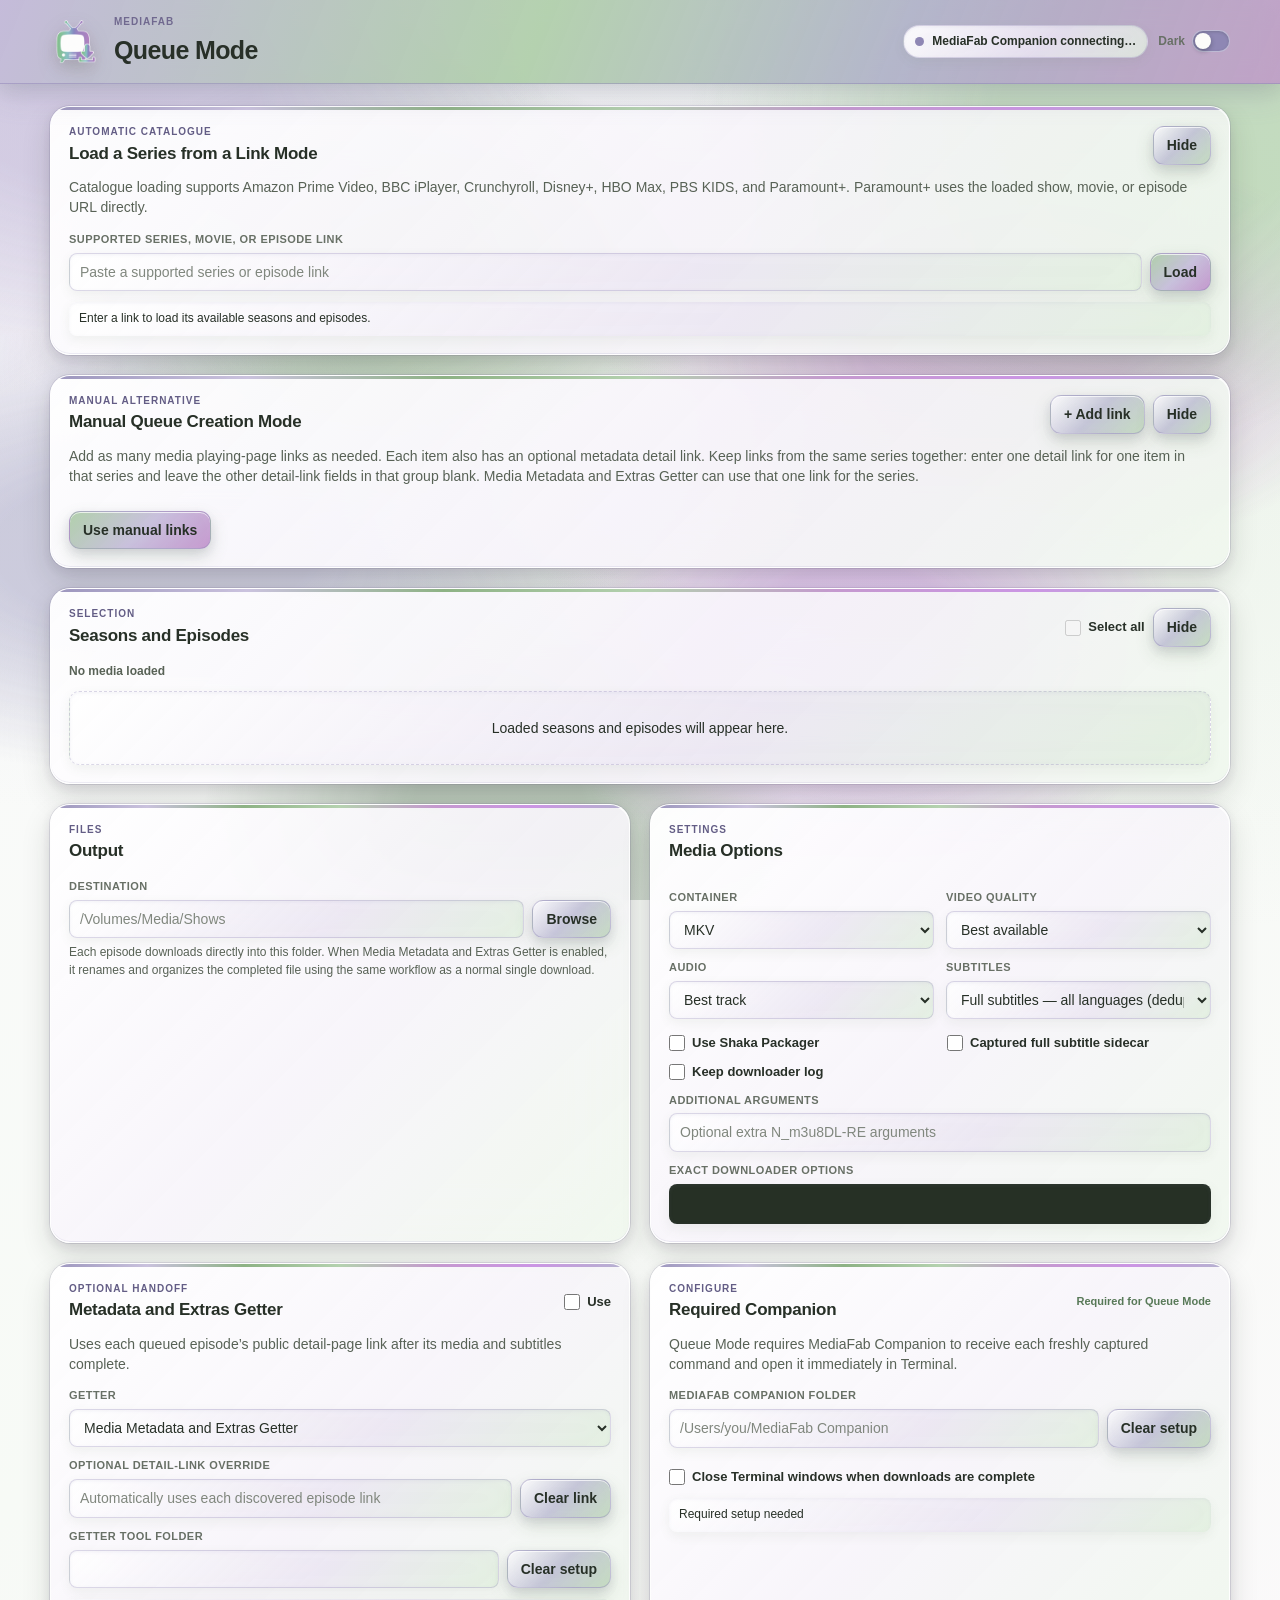
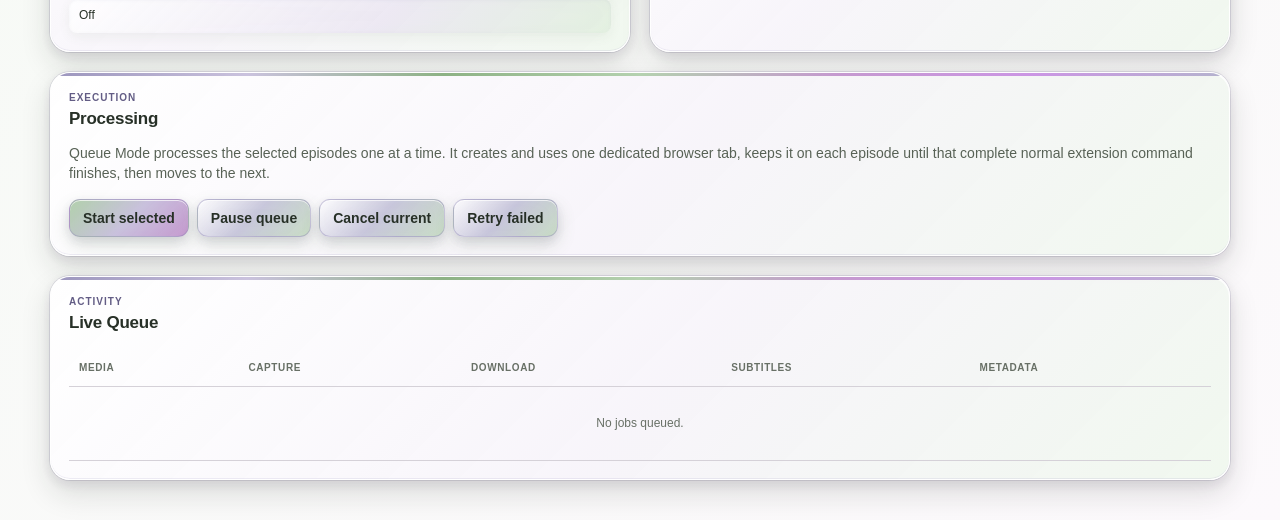
<file: multi-mode/index.html>
<!DOCTYPE html>
<html lang="en">
<head>
    <meta charset="utf-8">
    <meta name="viewport" content="width=device-width, initial-scale=1">
    <title>MediaFab Queue Mode</title>
    <link rel="icon" type="image/png" sizes="32x32" href="../images/mediafab-favicon-green-lavender-light-32.png?v=12">
    <link rel="stylesheet" href="mediafab-queue-theme.css?v=16">
    <script type="module" src="multi-mode.js" defer></script>
</head>
<body>
    <header class="page-header">
        <div class="brand">
            <img src="../images/mediafab-icon-green-lavender-light-128.png" alt="" width="52" height="52">
            <div><p class="eyebrow">MediaFab</p><h1>Queue Mode</h1></div>
        </div>
        <div class="header-actions">
            <div id="companion-status" class="connection-status is-connecting"><span></span> MediaFab Companion connecting…</div>
            <label class="theme-control" for="darkModeToggle">
                <span>Dark</span>
                <span class="switch">
                    <input type="checkbox" id="darkModeToggle">
                    <span class="slider"></span>
                </span>
            </label>
        </div>
    </header>

    <main>
        <section class="card load-card collapsible-card" data-queue-collapsible="series-link">
            <div class="section-heading">
                <div><p class="eyebrow">Automatic Catalogue</p><h2>Load a Series from a Link Mode</h2></div>
                <button type="button" class="collapse-toggle secondary" aria-expanded="true">Hide</button>
            </div>
            <div class="collapsible-content">
                <p class="section-description">Catalogue loading supports Amazon Prime Video, BBC iPlayer, Crunchyroll, Disney+, HBO Max, PBS KIDS, and Paramount+. Paramount+ uses the loaded show, movie, or episode URL directly.</p>
                <label for="source-link">Supported series, movie, or episode link</label>
                <div class="input-button-row">
                    <input id="source-link" type="url" placeholder="Paste a supported series or episode link" autocomplete="off">
                    <button id="load-link" type="button">Load</button>
                </div>
                <p id="load-status" class="status-line">Enter a link to load its available seasons and episodes.</p>
            </div>
        </section>

        <section class="card load-card collapsible-card" data-queue-collapsible="episode-links">
            <div class="section-heading">
                <div><p class="eyebrow">Manual Alternative</p><h2>Manual Queue Creation Mode</h2></div>
                <div class="section-actions">
                    <button id="add-manual-link" type="button" class="secondary">+ Add link</button>
                    <button type="button" class="collapse-toggle secondary" aria-expanded="true">Hide</button>
                </div>
            </div>
            <div class="collapsible-content">
                <p class="section-description">Add as many media playing-page links as needed. Each item also has an optional metadata detail link. Keep links from the same series together: enter one detail link for one item in that series and leave the other detail-link fields in that group blank. Media Metadata and Extras Getter can use that one link for the series.</p>
                <div id="manual-link-list" class="manual-link-list"></div>
                <button id="use-manual-links" type="button">Use manual links</button>
            </div>
        </section>

        <section class="card catalogue-card collapsible-card" data-queue-collapsible="catalogue">
            <div class="section-heading">
                <div><p class="eyebrow">Selection</p><h2>Seasons and Episodes</h2></div>
                <div class="section-actions">
                    <label class="check-control"><input id="select-all" type="checkbox" disabled> Select all</label>
                    <button type="button" class="collapse-toggle secondary" aria-expanded="true">Hide</button>
                </div>
            </div>
            <div class="collapsible-content">
                <div id="catalogue-summary" class="summary-line">No media loaded</div>
                <div id="catalogue" class="catalogue-empty">Loaded seasons and episodes will appear here.</div>
            </div>
        </section>

        <section class="card output-card">
            <div class="section-heading"><div><p class="eyebrow">Files</p><h2>Output</h2></div></div>
            <label for="destination">Destination</label>
            <div class="input-button-row">
                <input id="destination" type="text" placeholder="/Volumes/Media/Shows">
                <button id="browse-destination" type="button" class="secondary">Browse</button>
            </div>
            <p class="field-help">Each episode downloads directly into this folder. When Media Metadata and Extras Getter is enabled, it renames and organizes the completed file using the same workflow as a normal single download.</p>
        </section>

        <section class="card media-options-card" id="standard-media-options-card">
            <div class="section-heading"><div><p class="eyebrow">Settings</p><h2>Media Options</h2></div></div>
            <div class="option-grid">
                <div><label for="container">Container</label><select id="container"><option value="mkv">MKV</option><option value="mp4">MP4</option></select></div>
                <div><label for="video-mode">Video quality</label><select id="video-mode"><option value="best">Best available</option><option value="2160">Best 2160p / 3840-wide</option><option value="1080">Best 1080p / 1920-wide</option><option value="720">Best 720p / 1280-wide</option></select></div>
                <div><label for="audio-mode">Audio</label><select id="audio-mode"><option value="best">Best track</option><option value="all">All tracks</option><option value="none">None</option></select></div>
                <div><label for="subtitle-mode">Subtitles</label><select id="subtitle-mode"><option value="all">Full subtitles — all languages (deduplicated)</option><option value="english">English full subtitles only</option><option value="best">Best available full track</option><option value="none">None</option></select></div>
            </div>
            <div class="check-grid">
                <label class="check-control"><input id="use-shaka-packager" type="checkbox"> Use Shaka Packager</label>
                <label class="check-control"><input id="external-subtitles" type="checkbox"> Captured full subtitle sidecar</label>
                <label class="check-control"><input id="keep-downloader-log" type="checkbox"> Keep downloader log</label>
            </div>
            <label for="additional-arguments">Additional arguments</label>
            <input id="additional-arguments" type="text" placeholder="Optional extra N_m3u8DL-RE arguments">
            <label for="argument-preview">Exact downloader options</label>
            <output id="argument-preview" class="code-preview"></output>
        </section>

        <section class="card media-options-card" id="paramountplus-options-card" hidden>
            <div class="section-heading"><div><p class="eyebrow">External Backend</p><h2>Paramount+ Download Options</h2></div></div>
            <p class="section-description">These settings replace the N_m3u8DL-RE options for Paramount+. Private account, proxy, CDM, and remote-service setup stays only in your local Companion configuration.</p>
            <div id="paramountplus-settings-fields"></div>
            <label for="paramountplus-argument-preview">Exact public media options</label>
            <output id="paramountplus-argument-preview" class="code-preview"></output>
        </section>

        <section class="card media-options-card" id="bbc-iplayer-options-card" hidden>
            <div class="section-heading"><div><p class="eyebrow">Required Getter</p><h2>BBC iPlayer Options</h2></div></div>
            <p class="section-description">BBC iPlayer uses your separately installed iPlayer Media and Extras Getter for clear streams, subtitles, metadata, artwork, and organization. A UK VPN connection is required while it runs.</p>
            <div id="bbc-iplayer-settings-fields"></div>
        </section>

        <section class="card metadata-card" id="metadata-card">
            <div class="section-heading">
                <div><p class="eyebrow">Optional Handoff</p><h2>Metadata and Extras Getter</h2></div>
                <label class="check-control"><input id="metadata-enabled" type="checkbox"> Use</label>
            </div>
            <p id="metadata-description" class="section-description">Uses each queued episode’s public detail-page link after its media and subtitles complete.</p>
            <label for="metadata-getter">Getter</label>
            <select id="metadata-getter"><option value="mme">Media Metadata and Extras Getter</option><option value="lpmaeg">Live Performance Metadata and Extras Getter</option></select>
            <div id="metadata-detail-link-fields">
            <label for="metadata-detail-link">Optional detail-link override</label>
            <div class="input-button-row">
                <input id="metadata-detail-link" type="url" placeholder="Automatically uses each discovered episode link">
                <button id="clear-metadata-link" type="button" class="secondary">Clear link</button>
            </div>
            </div>
            <p id="paramountplus-metadata-link-note" class="field-help" hidden>Paramount+ does not need a separate detail link. Media Metadata and Extras Getter receives the loaded Paramount+ URL and each exact completed file.</p>
            <label for="metadata-project-folder">Getter Tool Folder</label>
            <div class="input-button-row">
                <input id="metadata-project-folder" type="text">
                <button id="clear-metadata-setup" type="button" class="secondary">Clear setup</button>
            </div>
            <p id="metadata-status" class="status-line">Off</p>
        </section>

        <section class="card companion-card">
            <div class="section-heading">
                <div><p class="eyebrow">Configure</p><h2>Required Companion</h2></div>
                <span class="requirement-note">Required for Queue Mode</span>
            </div>
            <p class="section-description">Queue Mode requires MediaFab Companion to receive each freshly captured command and open it immediately in Terminal.</p>
            <label for="mediafab-companion-project-folder">MediaFab Companion Folder</label>
            <div class="input-button-row">
                <input id="mediafab-companion-project-folder" type="text" placeholder="/Users/you/MediaFab Companion">
                <button id="clear-mediafab-companion-setup" type="button" class="secondary">Clear setup</button>
            </div>
            <label class="check-control companion-close-control"><input id="close-terminal-on-complete" type="checkbox"> Close Terminal windows when downloads are complete</label>
            <p id="mediafab-companion-config-status" class="status-line">Required setup needed</p>
        </section>

        <section class="card processing-card">
            <div class="section-heading"><div><p class="eyebrow">Execution</p><h2>Processing</h2></div></div>
            <p class="section-description">Queue Mode processes the selected episodes one at a time. It creates and uses one dedicated browser tab, keeps it on each episode until that complete normal extension command finishes, then moves to the next.</p>
            <div class="button-row">
                <button id="start-selected" type="button">Start selected</button>
                <button id="pause-queue" type="button" class="secondary">Pause queue</button>
                <button id="cancel-current" type="button" class="secondary">Cancel current</button>
                <button id="retry-failed" type="button" class="secondary">Retry failed</button>
            </div>
        </section>

        <section class="card queue-card">
            <div class="section-heading"><div><p class="eyebrow">Activity</p><h2>Live Queue</h2></div></div>
            <div class="queue-table-wrap">
                <table>
                    <thead><tr><th>Media</th><th>Capture</th><th>Download</th><th>Subtitles</th><th>Metadata</th></tr></thead>
                    <tbody id="queue-body"><tr><td colspan="5" class="empty-cell">No jobs queued.</td></tr></tbody>
                </table>
            </div>
        </section>
    </main>
</body>
</html>
</file>
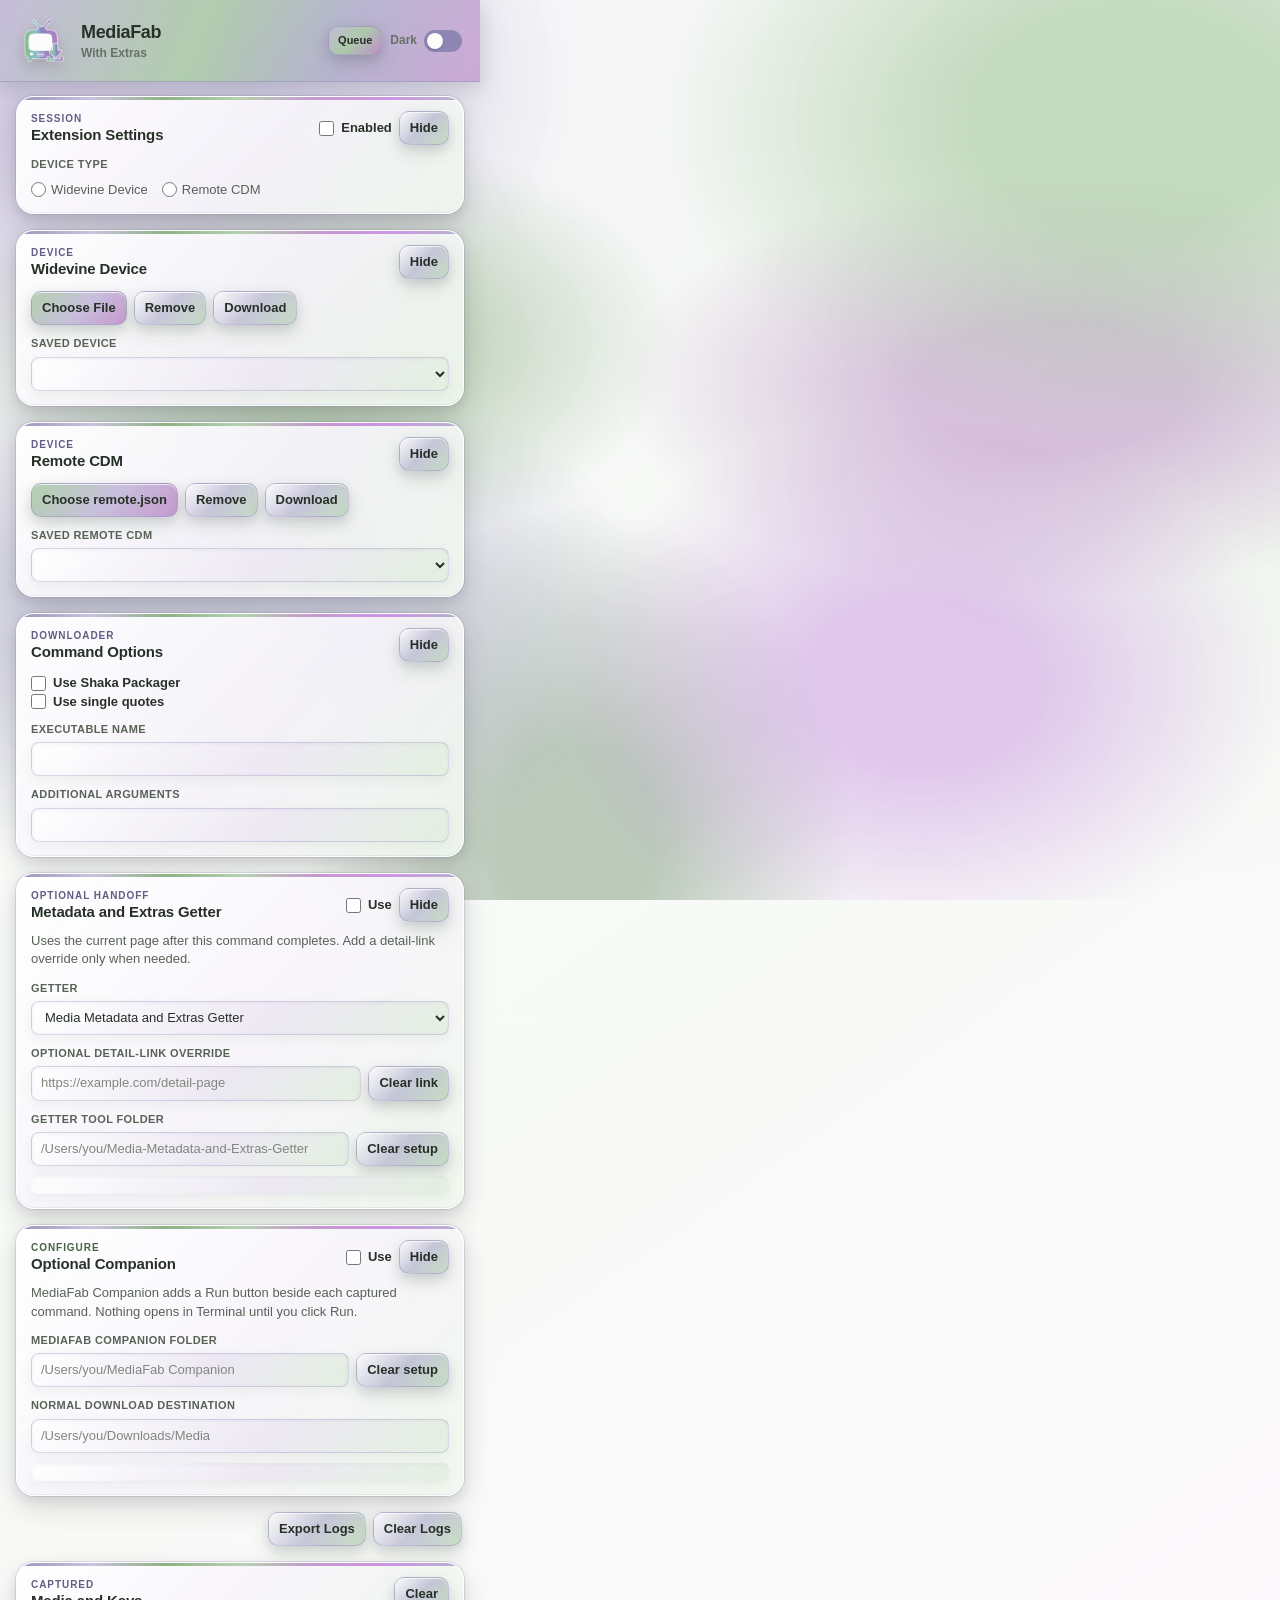
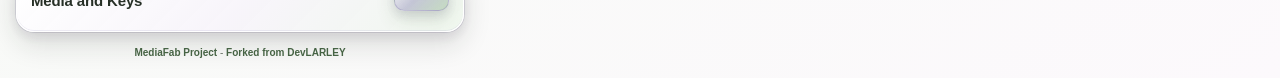
<file: panel/panel.html>
<!DOCTYPE html>
<html lang="en">
<head>
    <title>MediaFab</title>
    <link rel="icon" type="image/png" sizes="32x32" href="../images/mediafab-favicon-green-lavender-light-32.png?v=12">
    <script type="module" src="panel.js" defer></script>
    <link rel="stylesheet" href="mediafab-theme.css?v=12">
</head>
<body>
    <header class="header">
        <div class="brand">
            <img src="../images/mediafab-icon-green-lavender-light-128.png" alt="MediaFab media workflow" width="52" height="52"/>
            <div>
                <h1>MediaFab</h1>
                <p>With Extras</p>
            </div>
        </div>
        <div class="header-actions">
            <button type="button" id="open-multi-mode" class="multi-mode-button">Queue</button>
            <label class="theme-control" for="darkModeToggle">
                <span>Dark</span>
                <span class="switch">
                    <input type="checkbox" id="darkModeToggle">
                    <span class="slider"></span>
                </span>
            </label>
        </div>
    </header>

    <main>
        <section class="card settings-card" data-collapsible-section="settings">
            <div class="card-heading">
                <div>
                    <p class="eyebrow">Session</p>
                    <h2>Extension Settings</h2>
                </div>
                <div class="heading-actions">
                    <label class="check-control" for="enabled">
                        <input type="checkbox" id="enabled">
                        <span>Enabled</span>
                    </label>
                    <button type="button" class="collapse-toggle secondary" aria-expanded="true">Hide</button>
                </div>
            </div>
            <div class="card-content">
                <div class="device-type" id="type-select">
                    <span class="field-label">Device type</span>
                    <label><input type="radio" id="wvd_select" name="cdm_type" value="wvd"> Widevine Device</label>
                    <label><input type="radio" id="remote_select" name="cdm_type" value="remote"> Remote CDM</label>
                </div>
            </div>
        </section>

        <section class="card device-card" id="wvd" data-collapsible-section="widevine-device">
            <div class="card-heading">
                <div><p class="eyebrow">Device</p><h2>Widevine Device</h2></div>
                <button type="button" class="collapse-toggle secondary" aria-expanded="true">Hide</button>
            </div>
            <div class="card-content">
                <div class="button-row">
                    <button type="button" id="fileInput">Choose File</button>
                    <button type="button" id="remove" class="secondary">Remove</button>
                    <button type="button" id="download" class="secondary">Download</button>
                </div>
                <label class="field-label" for="wvd-combobox">Saved device</label>
                <select id="wvd-combobox"></select>
            </div>
        </section>

        <section class="card device-card" id="remote" data-collapsible-section="remote-cdm">
            <div class="card-heading">
                <div><p class="eyebrow">Device</p><h2>Remote CDM</h2></div>
                <button type="button" class="collapse-toggle secondary" aria-expanded="true">Hide</button>
            </div>
            <div class="card-content">
                <div class="button-row">
                    <button type="button" id="remoteInput">Choose remote.json</button>
                    <button type="button" id="remoteRemove" class="secondary">Remove</button>
                    <button type="button" id="remoteDownload" class="secondary">Download</button>
                </div>
                <label class="field-label" for="remote-combobox">Saved remote CDM</label>
                <select id="remote-combobox"></select>
            </div>
        </section>

        <section class="card" id="command-options" data-collapsible-section="command-options">
            <div class="card-heading">
                <div><p class="eyebrow">Downloader</p><h2>Command Options</h2></div>
                <button type="button" class="collapse-toggle secondary" aria-expanded="true">Hide</button>
            </div>
            <div class="card-content">
                <label class="check-control"><input type="checkbox" id="use-shaka"> <span>Use Shaka Packager</span></label>
                <label class="check-control"><input type="checkbox" id="use-single-quotes"> <span>Use single quotes</span></label>
                <label class="field-label" for="downloader-name">Executable name</label>
                <input type="text" id="downloader-name">
                <label class="field-label" for="downloader-args">Additional arguments</label>
                <input type="text" id="downloader-args">
            </div>
        </section>

        <section class="card handoff-card" aria-labelledby="metadata-getter-heading" data-collapsible-section="metadata-getter">
            <div class="card-heading">
                <div>
                    <p class="eyebrow">Optional Handoff</p>
                    <h2 id="metadata-getter-heading">Metadata and Extras Getter</h2>
                </div>
                <div class="heading-actions">
                    <label class="check-control" for="metadata-getter-enabled">
                        <input type="checkbox" id="metadata-getter-enabled">
                        <span>Use</span>
                    </label>
                    <button type="button" class="collapse-toggle secondary" aria-expanded="true">Hide</button>
                </div>
            </div>
            <div class="card-content">
                <p class="card-description" id="metadata-getter-description">Uses the current page after this command completes. Add a detail-link override only when needed.</p>
                <label class="field-label" for="metadata-getter-type">Getter</label>
                <select id="metadata-getter-type">
                    <option value="mme">Media Metadata and Extras Getter</option>
                    <option value="lpmaeg">Live Performance Metadata and Extras Getter</option>
                </select>
                <div id="metadata-getter-detail-link-fields">
                <label class="field-label" for="metadata-getter-detail-link">Optional detail-link override</label>
                <div class="input-action-row">
                    <input type="url" id="metadata-getter-detail-link" placeholder="https://example.com/detail-page">
                    <button type="button" id="metadata-getter-clear-link" class="secondary">Clear link</button>
                </div>
                </div>
                <p id="paramountplus-normal-metadata-note" class="card-description" hidden>Paramount+ automatically uses the open page URL. No separate detail link is needed.</p>
                <label class="field-label" for="metadata-getter-project-folder">Getter Tool Folder</label>
                <div class="input-action-row">
                    <input type="text" id="metadata-getter-project-folder" placeholder="/Users/you/Media-Metadata-and-Extras-Getter">
                    <button type="button" id="metadata-getter-clear-setup" class="secondary">Clear setup</button>
                </div>
                <p id="metadata-getter-status" class="handoff-status" role="status"></p>
            </div>
        </section>

        <section class="card handoff-card" aria-labelledby="mediafab-companion-heading" data-collapsible-section="mediafab-companion">
            <div class="card-heading">
                <div>
                    <p class="eyebrow">Configure</p>
                    <h2 id="mediafab-companion-heading">Optional Companion</h2>
                </div>
                <div class="heading-actions">
                    <label class="check-control" for="mediafab-companion-enabled">
                        <input type="checkbox" id="mediafab-companion-enabled">
                        <span>Use</span>
                    </label>
                    <button type="button" class="collapse-toggle secondary" aria-expanded="true">Hide</button>
                </div>
            </div>
            <div class="card-content">
                <p class="card-description">MediaFab Companion adds a Run button beside each captured command. Nothing opens in Terminal until you click Run.</p>
                <label class="field-label" for="mediafab-companion-project-folder">MediaFab Companion Folder</label>
                <div class="input-action-row">
                    <input type="text" id="mediafab-companion-project-folder" placeholder="/Users/you/MediaFab Companion">
                    <button type="button" id="mediafab-companion-clear-setup" class="secondary">Clear setup</button>
                </div>
                <label class="field-label" for="mediafab-companion-destination">Normal Download Destination</label>
                <input type="text" id="mediafab-companion-destination" placeholder="/Users/you/Downloads/Media">
                <p id="mediafab-companion-status" class="handoff-status" role="status"></p>
            </div>
        </section>

        <section class="card" id="bbc-iplayer-normal-card" data-collapsible-section="bbc-iplayer-detected" hidden>
            <div class="card-heading">
                <div><p class="eyebrow">Required Getter</p><h2>BBC iPlayer Detected</h2></div>
                <button type="button" class="collapse-toggle secondary" aria-expanded="true">Hide</button>
            </div>
            <div class="card-content">
                <p class="card-description">Uses your separately installed iPlayer Media and Extras Getter for this clear BBC stream. Keep your UK VPN connected while it runs.</p>
                <div id="bbc-iplayer-normal-settings-fields"></div>
                <div class="button-row"><button type="button" id="bbc-iplayer-normal-run">Run</button></div>
                <p id="bbc-iplayer-normal-status" class="handoff-status" role="status"></p>
            </div>
        </section>

        <section class="card" id="paramountplus-normal-card" data-collapsible-section="paramountplus-detected" hidden>
            <div class="card-heading">
                <div><p class="eyebrow">External Backend</p><h2>P+ Detected</h2></div>
                <button type="button" class="collapse-toggle secondary" aria-expanded="true">Hide</button>
            </div>
            <div class="card-content">
                <div id="paramountplus-normal-settings-fields"></div>
                <label class="field-label" for="paramountplus-normal-preview">Backend options</label>
                <output id="paramountplus-normal-preview" class="code-preview"></output>
                <div class="button-row"><button type="button" id="paramountplus-normal-run">Run</button></div>
                <p id="paramountplus-normal-status" class="handoff-status" role="status"></p>
            </div>
        </section>

        <div class="button-row utility-actions">
            <button type="button" id="exportLogs" class="secondary">Export Logs</button>
            <button type="button" id="clearLogs" class="secondary">Clear Logs</button>
        </div>

        <section class="card keys-card">
            <div class="card-heading">
                <div><p class="eyebrow">Captured</p><h2>Media and Keys</h2></div>
                <button type="button" id="clear" class="secondary">Clear</button>
            </div>
            <div class="card-content"><div id="key-container"></div></div>
        </section>
    </main>
    <footer class="fork-credit"><a href="https://github.com/MediaFabProject/MediaFab" target="_blank" rel="noreferrer">MediaFab Project</a><span> - </span><a href="https://github.com/DevLARLEY/WidevineProxy2" target="_blank" rel="noreferrer">Forked from DevLARLEY</a></footer>
</body>
</html>
</file>
<file: multi-mode/mediafab-queue-theme.css>
:root {
    color-scheme: light;
    --page: #f2f1f3;
    --surface: #fcfcfa;
    --surface-muted: #f1f0f3;
    --text: #283028;
    --muted: #687066;
    --line: #d5d1d8;
    --accent: #587958;
    --accent-strong: #466344;
    --accent-soft: #e3ece0;
    --lavender: #8e87b4;
    --lavender-strong: #70698f;
    --lavender-soft: #eeeaf4;
    --sage: #7ea874;
    --sage-soft: #edf4ea;
    --orchid: #be8cc9;
    --orchid-bright: #c588e1;
    --orchid-soft: #f6edf7;
    --periwinkle: #abaac8;
    --lavender-pale: #c3bad9;
    --success: #54724a;
    --success-soft: #e3ece0;
    --success-border: #abcca5;
    --warning: #70698f;
    --warning-soft: #eeeaf4;
    --danger: #8c506e;
    --danger-soft: #f4e7ed;
    --danger-border: #d9adc1;
    --button-text: #ffffff;
    --placeholder: #80877e;
    --focus-ring: rgba(142, 135, 180, 0.24);
    --page-background: radial-gradient(circle at 10% 0, rgba(195, 186, 217, 0.30), transparent 34%), radial-gradient(circle at 94% 18%, rgba(171, 204, 165, 0.28), transparent 32%), var(--page);
    --header-background: linear-gradient(105deg, rgba(233, 227, 240, 0.97), rgba(228, 238, 224, 0.97) 52%, rgba(241, 231, 243, 0.97));
    --episode-hover: #f0f5ed;
    --code-background: #263025;
    --code-text: #e1eadf;
    --surface-gradient: linear-gradient(145deg, rgba(255, 255, 253, 0.98), rgba(246, 242, 249, 0.94) 54%, rgba(239, 247, 236, 0.94));
    --sage-surface-gradient: linear-gradient(145deg, rgba(255, 255, 253, 0.98), rgba(237, 244, 234, 0.9) 58%, rgba(195, 186, 217, 0.3));
    --orchid-surface-gradient: linear-gradient(145deg, rgba(255, 255, 253, 0.98), rgba(246, 237, 247, 0.9) 58%, rgba(171, 204, 165, 0.32));
    --control-gradient: linear-gradient(135deg, rgba(241, 240, 243, 0.96), rgba(238, 234, 244, 0.82));
    --button-gradient: linear-gradient(135deg, #54724a, #7ea874);
    --lavender-button-gradient: linear-gradient(135deg, #8e87b4, #be8cc9);
    --orchid-button-gradient: linear-gradient(135deg, #be8cc9, #c588e1);
    --shadow: 0 16px 36px rgba(84, 114, 74, 0.1), 0 4px 14px rgba(142, 135, 180, 0.11);
}

* { box-sizing: border-box; }
body {
    min-width: 880px;
    margin: 0;
    color: var(--text);
    background: var(--page-background);
    font: 14px/1.45 -apple-system, BlinkMacSystemFont, "Segoe UI", sans-serif;
}
button, input, select { font: inherit; }

.page-header {
    position: sticky;
    z-index: 10;
    top: 0;
    display: flex;
    align-items: center;
    justify-content: space-between;
    min-height: 84px;
    padding: 14px max(24px, calc((100vw - 1180px) / 2));
    background: var(--header-background);
    border-bottom: 1px solid var(--line);
    backdrop-filter: blur(12px);
    box-shadow: 0 8px 26px rgba(142, 135, 180, 0.11);
}
.brand, .header-actions, .theme-control, .section-heading, .section-actions, .input-button-row, .button-row, .check-control { display: flex; align-items: center; }
.brand { gap: 12px; }
.brand img { width: 52px; height: 52px; filter: drop-shadow(0 5px 7px rgba(84, 114, 74, 0.16)); }
h1, h2, p { margin-top: 0; }
h1 { margin-bottom: 0; font-size: 25px; letter-spacing: -0.025em; }
h2 { margin-bottom: 0; font-size: 17px; letter-spacing: -0.015em; }
.eyebrow { margin-bottom: 2px; color: var(--lavender-strong); font-size: 10px; font-weight: 800; letter-spacing: 0.1em; text-transform: uppercase; }
.header-actions { gap: 10px; }
.theme-control { gap: 7px; margin: 0; color: var(--muted); font-size: 12px; font-weight: 700; letter-spacing: 0; text-transform: none; }
.switch { position: relative; display: inline-block; width: 38px; height: 22px; }
.switch input { width: 0; height: 0; opacity: 0; }
.slider { position: absolute; inset: 0; cursor: pointer; background: var(--lavender); border: 1px solid rgba(255, 255, 255, 0.42); border-radius: 999px; box-shadow: inset 0 1px 3px rgba(42, 48, 40, 0.2); transition: background-color 160ms ease; }
.slider::before { position: absolute; bottom: 2px; left: 2px; width: 16px; height: 16px; content: ""; background: var(--surface); border-radius: 50%; box-shadow: 0 2px 5px rgba(12, 28, 20, 0.3); transition: transform 160ms ease; }
.switch input:checked + .slider { background: var(--accent); }
.switch input:checked + .slider::before { transform: translateX(16px); }

.connection-status { display: flex; align-items: center; gap: 8px; padding: 7px 11px; color: var(--muted); background: var(--control-gradient); border: 1px solid var(--line); border-radius: 999px; box-shadow: 0 4px 12px rgba(142, 135, 180, 0.09); font-size: 12px; font-weight: 700; }
.connection-status span { width: 9px; height: 9px; background: var(--lavender); border-radius: 50%; }
.connection-status.is-ready { color: var(--success); background: var(--success-soft); border-color: var(--success-border); }
.connection-status.is-ready span { background: var(--success); }
.connection-status.is-error { color: var(--danger); background: var(--danger-soft); border-color: var(--danger-border); }
.connection-status.is-error span { background: var(--danger); }

main { display: grid; grid-template-columns: repeat(12, minmax(0, 1fr)); gap: 16px; width: min(1180px, calc(100% - 48px)); margin: 22px auto 40px; }
.card { grid-column: span 6; padding: 18px; background: var(--surface-gradient); border: 1px solid var(--line); border-top: 3px solid var(--periwinkle); border-radius: 14px; box-shadow: var(--shadow); }
.load-card, .catalogue-card, .processing-card, .queue-card { grid-column: 1 / -1; }
[data-queue-collapsible="series-link"], .output-card, .companion-card, .queue-card { border-top-color: var(--sage); }
[data-queue-collapsible="episode-links"], .media-options-card, .processing-card { border-top-color: var(--orchid); }
.catalogue-card, .metadata-card { border-top-color: var(--lavender); }
[data-queue-collapsible="series-link"], .output-card, .companion-card, .queue-card { background: var(--sage-surface-gradient); }
[data-queue-collapsible="episode-links"], .media-options-card, .processing-card { background: var(--orchid-surface-gradient); }
.section-heading { justify-content: space-between; gap: 16px; margin-bottom: 15px; }
.section-actions { gap: 8px; }
.requirement-note { color: var(--accent); font-size: 11px; font-weight: 800; }
.check-control.companion-close-control { margin-top: 20px; }
.collapsible-card.is-collapsed .section-heading { margin-bottom: 0; }
.collapsible-card.is-collapsed .collapsible-content { display: none; }
.section-description { margin: -4px 0 14px; color: var(--muted); }

label { display: block; margin: 11px 0 5px; color: var(--muted); font-size: 11px; font-weight: 760; letter-spacing: 0.04em; text-transform: uppercase; }
input[type="text"], input[type="url"], input[type="number"], select {
    width: 100%;
    min-width: 0;
    min-height: 38px;
    padding: 8px 10px;
    color: var(--text);
    background: var(--control-gradient);
    border: 1px solid var(--line);
    border-radius: 8px;
    outline: none;
}
input:focus, select:focus { border-color: var(--lavender); box-shadow: 0 0 0 3px var(--focus-ring); }
input::placeholder { color: var(--placeholder); }
button { min-height: 38px; padding: 8px 13px; color: var(--button-text); cursor: pointer; background: var(--button-gradient); border: 1px solid var(--accent); border-radius: 8px; box-shadow: 0 4px 10px rgba(84, 114, 74, 0.12); font-weight: 750; }
button:hover { background: var(--accent-strong); border-color: var(--accent-strong); }
button:disabled { opacity: 0.48; cursor: not-allowed; }
button.secondary { color: var(--text); background: var(--control-gradient); border-color: var(--line); box-shadow: none; }
button.secondary:hover { background: var(--lavender-soft); border-color: var(--lavender); }
#use-manual-links { color: #ffffff; background: var(--orchid-button-gradient); border-color: var(--orchid); }
#use-manual-links:hover { background: var(--lavender-strong); border-color: var(--lavender-strong); }
#start-selected { background: var(--lavender-button-gradient); border-color: var(--lavender); }
#start-selected:hover { background: var(--lavender-strong); border-color: var(--lavender-strong); }
.input-button-row { align-items: stretch; gap: 8px; }
.input-button-row input { flex: 1 1 auto; }
.input-button-row button { flex: 0 0 auto; white-space: nowrap; }
.button-row { flex-wrap: wrap; gap: 8px; margin-top: 15px; }
.manual-link-section { margin-top: 22px; padding-top: 18px; border-top: 1px solid var(--line); }
.manual-link-section .section-heading { margin-bottom: 10px; }
.manual-link-list { display: grid; gap: 8px; margin-bottom: 10px; }
.manual-link-row { display: flex; align-items: stretch; gap: 8px; }
.manual-link-fields { display: grid; flex: 1 1 auto; gap: 7px; }
.manual-link-row input { width: 100%; }
.manual-link-row button { flex: 0 0 auto; }

.option-grid { display: grid; grid-template-columns: repeat(2, minmax(0, 1fr)); gap: 0 12px; }
.check-grid { display: grid; grid-template-columns: repeat(2, minmax(0, 1fr)); gap: 10px 14px; margin-top: 15px; }
.check-control { gap: 7px; margin: 0; color: var(--text); cursor: pointer; font-size: 13px; letter-spacing: 0; text-transform: none; }
.check-control input { width: 16px; height: 16px; margin: 0; accent-color: var(--accent); }
.field-help, .summary-line, .status-line { color: var(--muted); font-size: 12px; }
.field-help { margin: 6px 0 0; }
.summary-line { margin-bottom: 10px; font-weight: 700; }
.status-line { min-height: 34px; margin: 11px 0 0; padding: 8px 10px; background: var(--surface-muted); border-radius: 8px; }
.status-line.is-ready { color: var(--success); background: var(--success-soft); }
.status-line.is-warning { color: var(--warning); background: var(--warning-soft); }
.status-line.is-error { color: var(--danger); background: var(--danger-soft); }
.code-preview { display: block; min-height: 40px; padding: 10px; overflow-wrap: anywhere; color: var(--code-text); background: var(--code-background); border-radius: 8px; font: 12px/1.5 ui-monospace, SFMono-Regular, Menlo, monospace; }
#standard-media-options-card[hidden], #paramountplus-options-card[hidden],
#metadata-detail-link-fields[hidden], #paramountplus-metadata-link-note[hidden],
.paramountplus-advanced-settings[hidden] { display: none !important; }

.paramountplus-advanced-toggle { margin: 2px 0 12px; }
.paramountplus-advanced-settings { padding-top: 2px; border-top: 1px solid var(--border); }

.catalogue-empty { padding: 26px; color: var(--muted); background: var(--surface-muted); border: 1px dashed var(--line); border-radius: 10px; text-align: center; }
.series-overview { margin: 4px 0 16px; padding: 14px; background: var(--glass-control); border: 1px solid rgba(142, 135, 180, 0.28); border-radius: 14px; box-shadow: inset 0 1px 0 rgba(255, 255, 255, 0.44); text-align: left; }
.series-overview.has-poster { display: grid; grid-template-columns: 132px minmax(0, 1fr); gap: 18px; align-items: start; justify-items: start; }
.series-poster { width: 132px; aspect-ratio: 2 / 3; object-fit: cover; background: var(--surface-muted); border-radius: 11px; box-shadow: 0 9px 20px rgba(42, 48, 40, 0.2); }
.series-overview.has-poster.has-landscape-poster { grid-template-columns: 280px minmax(0, 1fr); }
.series-poster.is-landscape { width: 280px; height: auto; aspect-ratio: auto; object-fit: contain; }
.series-overview-copy { align-self: start; width: 100%; min-width: 0; text-align: left; }
.series-overview h3 { margin: 0 0 7px; font-size: 21px; line-height: 1.15; }
.series-facts { margin: 0 0 10px; color: var(--glass-eyebrow); font-size: 12px; font-weight: 750; }
.series-description { max-width: 78ch; margin: 0; color: var(--glass-muted); font-size: 13px; line-height: 1.5; }
.season { margin-top: 10px; overflow: hidden; border: 1px solid var(--line); border-radius: 10px; }
.season-header { display: flex; align-items: center; justify-content: space-between; padding: 10px 12px; background: var(--surface-muted); }
.season-header .check-control { font-weight: 800; }
.season-count { color: var(--muted); font-size: 12px; }
.episode-row { display: grid; grid-template-columns: 30px 72px minmax(180px, 1fr) minmax(200px, 1.2fr); align-items: center; gap: 10px; padding: 9px 12px; border-top: 1px solid var(--line); }
.episode-row.has-thumbnail { grid-template-columns: 30px 112px 72px minmax(180px, 1fr) minmax(180px, 1.1fr); }
.episode-row:hover { background: var(--episode-hover); }
.episode-thumbnail, .episode-thumbnail-placeholder { display: block; width: 112px; aspect-ratio: 16 / 9; object-fit: cover; background: linear-gradient(135deg, rgba(171, 170, 200, 0.35), rgba(171, 204, 165, 0.32)); border: 1px solid rgba(142, 135, 180, 0.28); border-radius: 8px; }
.episode-number { color: var(--muted); font-size: 12px; font-weight: 750; }
.episode-title { font-weight: 700; }
.detail-link { overflow: hidden; color: var(--muted); font-size: 11px; text-overflow: ellipsis; white-space: nowrap; }

.queue-table-wrap { overflow-x: auto; }
table { width: 100%; border-collapse: collapse; }
th, td { padding: 10px; border-bottom: 1px solid var(--line); text-align: left; }
th { color: var(--muted); font-size: 10px; letter-spacing: 0.06em; text-transform: uppercase; }
td { font-size: 12px; }
.empty-cell { padding: 28px; color: var(--muted); text-align: center; }
.queue-check { width: 16px; height: 16px; accent-color: var(--accent); }
.job-title { font-weight: 750; }
.job-subtitle { color: var(--muted); font-size: 11px; }

.dark-mode {
    color-scheme: dark;
    --page: #171a16;
    --surface: #222720;
    --surface-muted: #2b3129;
    --text: #f1eff3;
    --muted: #c3bad9;
    --line: #485147;
    --accent: #abcca5;
    --accent-strong: #c5ddbf;
    --accent-soft: #304530;
    --lavender: #be8cc9;
    --lavender-strong: #d1a4da;
    --lavender-soft: #3e3142;
    --sage: #7ea874;
    --sage-soft: #283a28;
    --orchid: #c588e1;
    --orchid-bright: #c588e1;
    --orchid-soft: #402d46;
    --periwinkle: #abaac8;
    --lavender-pale: #c3bad9;
    --success: #abcca5;
    --success-soft: #304530;
    --success-border: #587958;
    --warning: #c3bad9;
    --warning-soft: #403641;
    --danger: #c588e1;
    --danger-soft: #472f4d;
    --danger-border: #81568f;
    --button-text: #182017;
    --placeholder: #abaac8;
    --focus-ring: rgba(190, 140, 201, 0.26);
    --page-background: radial-gradient(circle at 10% 0, rgba(190, 140, 201, 0.14), transparent 34%), radial-gradient(circle at 94% 18%, rgba(126, 168, 116, 0.13), transparent 32%), var(--page);
    --header-background: linear-gradient(105deg, rgba(51, 40, 58, 0.97), rgba(38, 52, 37, 0.97) 52%, rgba(50, 45, 60, 0.97));
    --episode-hover: #2f392d;
    --code-background: #111710;
    --code-text: #dce9d9;
    --surface-gradient: linear-gradient(145deg, rgba(39, 45, 37, 0.98), rgba(48, 40, 53, 0.92) 58%, rgba(38, 52, 37, 0.94));
    --sage-surface-gradient: linear-gradient(145deg, rgba(34, 39, 32, 0.98), rgba(40, 58, 40, 0.9) 58%, rgba(62, 49, 66, 0.72));
    --orchid-surface-gradient: linear-gradient(145deg, rgba(34, 39, 32, 0.98), rgba(64, 45, 70, 0.84) 58%, rgba(48, 69, 48, 0.74));
    --control-gradient: linear-gradient(135deg, #2b3129, #37303b);
    --button-gradient: linear-gradient(135deg, #7ea874, #abcca5);
    --lavender-button-gradient: linear-gradient(135deg, #8e87b4, #c588e1);
    --orchid-button-gradient: linear-gradient(135deg, #be8cc9, #c588e1);
    --shadow: 0 18px 40px rgba(0, 0, 0, 0.28), 0 4px 14px rgba(190, 140, 201, 0.09);
}
.dark-mode #use-manual-links { color: var(--button-text); }

@media (max-width: 900px) {
    body { min-width: 0; }
    main { width: min(100% - 28px, 760px); }
    .card { grid-column: 1 / -1; }
    .page-header { padding: 14px; }
    .series-overview.has-poster { grid-template-columns: 100px minmax(0, 1fr); }
    .series-poster { width: 100px; }
    .series-overview.has-poster.has-landscape-poster { grid-template-columns: 220px minmax(0, 1fr); }
    .series-poster.is-landscape { width: 220px; }
    .episode-row { grid-template-columns: 30px 64px minmax(150px, 1fr); }
    .episode-row.has-thumbnail { grid-template-columns: 30px 96px 64px minmax(150px, 1fr); }
    .episode-thumbnail, .episode-thumbnail-placeholder { width: 96px; }
    .episode-row:not(.has-thumbnail) .detail-link { grid-column: 3; }
    .episode-row.has-thumbnail .detail-link { grid-column: 4; }
}

@media (max-width: 600px) {
    .series-overview.has-poster.has-landscape-poster { grid-template-columns: minmax(0, 1fr); }
    .series-poster.is-landscape { width: 100%; max-width: 320px; }
}

/* Vibrant green-lavender garden depth pass. */
:root {
    --page-background: radial-gradient(circle at 7% 4%, rgba(195, 186, 217, 0.2), transparent 31%), radial-gradient(circle at 94% 10%, rgba(171, 204, 165, 0.18), transparent 32%), linear-gradient(145deg, #fbfafc 0%, #f7faf6 50%, #fcf9fc 100%);
    --header-background: linear-gradient(112deg, rgba(195, 186, 217, 0.92) 0%, rgba(171, 204, 165, 0.88) 42%, rgba(171, 170, 200, 0.8) 70%, rgba(190, 140, 201, 0.72) 100%);
    --surface-gradient: linear-gradient(145deg, #ded8e7 0%, #cedfca 56%, #d2cde0 100%);
    --lavender-surface-gradient: linear-gradient(145deg, #e2d9eb 0%, #cfc4dc 58%, #c9c8da 100%);
    --sage-surface-gradient: linear-gradient(145deg, #dcebd7 0%, #c3dabe 58%, #d2cce0 100%);
    --orchid-surface-gradient: linear-gradient(145deg, #ecd8ef 0%, #d9bfdf 57%, #c7ddc2 100%);
    --control-gradient: linear-gradient(135deg, rgba(255, 255, 255, 0.95), rgba(195, 186, 217, 0.5) 64%, rgba(171, 204, 165, 0.42));
    --button-gradient: linear-gradient(135deg, #54724a 0%, #587958 45%, #7ea874 100%);
    --lavender-button-gradient: linear-gradient(135deg, #8e87b4 0%, #abaac8 45%, #be8cc9 100%);
    --orchid-button-gradient: linear-gradient(135deg, #be8cc9 0%, #c588e1 55%, #abaac8 100%);
    --shadow: 0 18px 34px rgba(33, 39, 31, 0.22), 0 7px 17px rgba(142, 135, 180, 0.2), inset 0 1px 0 rgba(255, 255, 255, 0.72);
}

.page-header { border-bottom-color: rgba(142, 135, 180, 0.52); box-shadow: 0 11px 30px rgba(142, 135, 180, 0.24), 0 5px 18px rgba(84, 114, 74, 0.16); }
.brand img { filter: drop-shadow(0 7px 9px rgba(84, 114, 74, 0.26)) drop-shadow(0 3px 6px rgba(190, 140, 201, 0.22)); }
.connection-status { border-color: rgba(142, 135, 180, 0.5); box-shadow: 0 6px 16px rgba(142, 135, 180, 0.18), 0 3px 9px rgba(84, 114, 74, 0.12); }
.card { border-width: 2px; border-color: rgba(142, 135, 180, 0.6); border-top-width: 5px; border-radius: 18px; box-shadow: var(--shadow); transition: box-shadow 160ms ease; }
.card:hover { box-shadow: 0 23px 46px rgba(84, 114, 74, 0.23), 0 10px 25px rgba(142, 135, 180, 0.22), inset 0 1px 0 rgba(255, 255, 255, 0.92); }
[data-queue-collapsible="series-link"], .output-card, .companion-card, .queue-card { border-color: rgba(126, 168, 116, 0.54); border-top-color: var(--sage); }
[data-queue-collapsible="episode-links"], .media-options-card, .processing-card { border-color: rgba(190, 140, 201, 0.5); border-top-color: var(--orchid); }
.catalogue-card, .metadata-card { background: var(--lavender-surface-gradient); border-color: rgba(171, 170, 200, 0.56); border-top-color: var(--lavender); }
[data-queue-collapsible="series-link"] .eyebrow, .output-card .eyebrow, .companion-card .eyebrow, .queue-card .eyebrow { color: var(--accent-strong); }
[data-queue-collapsible="episode-links"] .eyebrow, .media-options-card .eyebrow, .processing-card .eyebrow { color: #8c4f9b; }
input[type="text"], input[type="url"], input[type="number"], select { border-color: rgba(142, 135, 180, 0.46); box-shadow: inset 0 1px 3px rgba(84, 114, 74, 0.08); }
button { border-radius: 11px; box-shadow: 0 6px 14px rgba(84, 114, 74, 0.22), inset 0 1px 0 rgba(255, 255, 255, 0.2); transition: transform 130ms ease, box-shadow 130ms ease; }
button:hover:not(:disabled) { box-shadow: 0 8px 18px rgba(84, 114, 74, 0.27), 0 3px 8px rgba(142, 135, 180, 0.15); transform: translateY(-1px); }
button.secondary { box-shadow: 0 4px 11px rgba(142, 135, 180, 0.14), inset 0 1px 0 rgba(255, 255, 255, 0.72); }
#use-manual-links { box-shadow: 0 7px 17px rgba(190, 140, 201, 0.3); }
#start-selected { box-shadow: 0 7px 17px rgba(142, 135, 180, 0.3); }
.status-line, .catalogue-empty, .season, .code-preview { box-shadow: inset 0 1px 4px rgba(142, 135, 180, 0.1), 0 5px 13px rgba(84, 114, 74, 0.09); }

.dark-mode {
    --page-background: radial-gradient(circle at 7% 4%, rgba(190, 140, 201, 0.12), transparent 32%), radial-gradient(circle at 94% 10%, rgba(126, 168, 116, 0.11), transparent 33%), linear-gradient(145deg, #0f120e 0%, #171217 52%, #101710 100%);
    --header-background: linear-gradient(112deg, #3e3142 0%, #304530 43%, #373344 72%, #4b3151 100%);
    --surface-gradient: linear-gradient(145deg, #414b3d 0%, #5a4b60 54%, #4b6447 100%);
    --lavender-surface-gradient: linear-gradient(145deg, #48414d 0%, #685573 58%, #555469 100%);
    --sage-surface-gradient: linear-gradient(145deg, #3e493b 0%, #537553 58%, #5a4b60 100%);
    --orchid-surface-gradient: linear-gradient(145deg, #493f4a 0%, #76507f 57%, #4e704b 100%);
    --control-gradient: linear-gradient(135deg, #4a5547, #624f69 68%, #50694d);
    --shadow: 0 24px 48px rgba(0, 0, 0, 0.64), 0 8px 22px rgba(190, 140, 201, 0.23), 0 3px 14px rgba(126, 168, 116, 0.19);
}
.dark-mode .card { border-color: rgba(171, 170, 200, 0.46); }
.dark-mode [data-queue-collapsible="series-link"], .dark-mode .output-card, .dark-mode .companion-card, .dark-mode .queue-card { border-color: rgba(126, 168, 116, 0.56); border-top-color: var(--sage); }
.dark-mode [data-queue-collapsible="episode-links"], .dark-mode .media-options-card, .dark-mode .processing-card { border-color: rgba(197, 136, 225, 0.54); border-top-color: var(--orchid-bright); }
.dark-mode .catalogue-card, .dark-mode .metadata-card { border-top-color: var(--lavender); }
.dark-mode [data-queue-collapsible="episode-links"] .eyebrow, .dark-mode .media-options-card .eyebrow, .dark-mode .processing-card .eyebrow { color: var(--orchid-bright); }

/* Dimensional button color families. */
button {
    background: linear-gradient(135deg, #54724a 0%, #7ea874 58%, #abcca5 100%);
    border-color: #587958;
    box-shadow: 0 8px 17px rgba(84, 114, 74, 0.3), 0 3px 8px rgba(142, 135, 180, 0.15), inset 0 1px 0 rgba(255, 255, 255, 0.42);
}
button:hover:not(:disabled) {
    background: linear-gradient(135deg, #587958 0%, #8fb487 56%, #c0dcb9 100%);
    border-color: #54724a;
    box-shadow: 0 10px 21px rgba(84, 114, 74, 0.34), 0 4px 10px rgba(142, 135, 180, 0.18), inset 0 1px 0 rgba(255, 255, 255, 0.52);
}
button.secondary {
    color: var(--text);
    background: linear-gradient(135deg, #eee8f4 0%, #d8cfe5 46%, #d3e5ce 100%);
    border-color: #abaac8;
    box-shadow: 0 7px 15px rgba(142, 135, 180, 0.22), 0 2px 7px rgba(84, 114, 74, 0.12), inset 0 1px 0 rgba(255, 255, 255, 0.75);
}
button.secondary:hover:not(:disabled) {
    background: linear-gradient(135deg, #e3d9ec 0%, #e5c9e9 52%, #c9dfc4 100%);
    border-color: #be8cc9;
    box-shadow: 0 9px 19px rgba(190, 140, 201, 0.25), 0 3px 9px rgba(84, 114, 74, 0.15), inset 0 1px 0 rgba(255, 255, 255, 0.8);
}
#use-manual-links, #use-manual-links:hover:not(:disabled) { color: #ffffff; background: linear-gradient(135deg, #be8cc9 0%, #c588e1 56%, #abaac8 100%); border-color: #be8cc9; box-shadow: 0 9px 20px rgba(190, 140, 201, 0.34), 0 3px 9px rgba(142, 135, 180, 0.2); }
#start-selected, #start-selected:hover:not(:disabled) { color: #ffffff; background: linear-gradient(135deg, #8e87b4 0%, #abaac8 50%, #be8cc9 100%); border-color: #8e87b4; box-shadow: 0 9px 20px rgba(142, 135, 180, 0.34), 0 3px 9px rgba(190, 140, 201, 0.2); }
#pause-queue { background: linear-gradient(135deg, #e8e3f0, #c3bad9 56%, #d5d2e4); border-color: #8e87b4; }
#cancel-current { background: linear-gradient(135deg, #f0e4f1, #dcbfe2 56%, #c3bad9); border-color: #be8cc9; }
#retry-failed { background: linear-gradient(135deg, #e2eedf, #abcca5 56%, #c3bad9); border-color: #7ea874; }

.dark-mode button { color: #182017; background: linear-gradient(135deg, #7ea874 0%, #abcca5 58%, #c3bad9 100%); border-color: #abcca5; }
.dark-mode button:hover:not(:disabled) { background: linear-gradient(135deg, #91b588 0%, #bfdbb9 56%, #d2c9e2 100%); border-color: #c3bad9; }
.dark-mode button.secondary { color: var(--text); background: linear-gradient(135deg, #4a4050 0%, #5b4a63 48%, #425b40 100%); border-color: #abaac8; box-shadow: 0 8px 18px rgba(0, 0, 0, 0.3), 0 3px 10px rgba(190, 140, 201, 0.18), inset 0 1px 0 rgba(255, 255, 255, 0.13); }
.dark-mode button.secondary:hover:not(:disabled) { color: var(--text); background: linear-gradient(135deg, #594b61 0%, #704f77 52%, #4d694a 100%); border-color: #c588e1; }
.dark-mode #use-manual-links, .dark-mode #use-manual-links:hover:not(:disabled), .dark-mode #start-selected, .dark-mode #start-selected:hover:not(:disabled) { color: #ffffff; }
.dark-mode #pause-queue { color: #ffffff; background: linear-gradient(135deg, #51485f, #6b5e7c 56%, #4d584b); border-color: #abaac8; }
.dark-mode #cancel-current { color: #ffffff; background: linear-gradient(135deg, #5d465f, #825a88 56%, #59536f); border-color: #be8cc9; }
.dark-mode #retry-failed { color: #182017; background: linear-gradient(135deg, #7ea874, #abcca5 56%, #abaac8); border-color: #abcca5; }

/* Liquid glass over a full-palette blotch layer. */
:root {
    --glass-text: #273027;
    --glass-muted: #586256;
    --glass-eyebrow: #635d85;
    --glass-surface: linear-gradient(135deg, rgba(255, 255, 255, 0.68) 0%, rgba(248, 245, 251, 0.46) 46%, rgba(240, 248, 238, 0.4) 100%);
    --glass-control: linear-gradient(135deg, rgba(255, 255, 255, 0.78), rgba(232, 226, 241, 0.58) 58%, rgba(222, 239, 218, 0.5));
    --glass-border: rgba(255, 255, 255, 0.84);
    --glass-shadow: 0 18px 42px rgba(42, 48, 40, 0.18), 0 6px 17px rgba(142, 135, 180, 0.16), inset 0 1px 0 rgba(255, 255, 255, 0.92), inset 0 -1px 0 rgba(142, 135, 180, 0.16);
    --glass-button: linear-gradient(135deg, rgba(171, 204, 165, 0.92) 0%, rgba(195, 186, 217, 0.9) 52%, rgba(190, 140, 201, 0.88) 100%);
    --glass-button-secondary: linear-gradient(135deg, rgba(255, 255, 255, 0.7), rgba(171, 170, 200, 0.64) 48%, rgba(171, 204, 165, 0.62));
}
body::before {
    position: fixed;
    z-index: 0;
    inset: 74px 0 0;
    pointer-events: none;
    content: "";
    background:
        radial-gradient(ellipse at 8% 9%, rgba(195, 186, 217, 0.72) 0 9%, transparent 27%),
        radial-gradient(ellipse at 91% 12%, rgba(171, 204, 165, 0.7) 0 10%, transparent 29%),
        radial-gradient(ellipse at 30% 31%, rgba(126, 168, 116, 0.52) 0 8%, transparent 26%),
        radial-gradient(ellipse at 78% 39%, rgba(190, 140, 201, 0.56) 0 9%, transparent 28%),
        radial-gradient(ellipse at 12% 61%, rgba(171, 170, 200, 0.62) 0 10%, transparent 29%),
        radial-gradient(ellipse at 67% 72%, rgba(197, 136, 225, 0.48) 0 9%, transparent 27%),
        radial-gradient(ellipse at 39% 92%, rgba(88, 121, 88, 0.42) 0 8%, transparent 27%);
    opacity: 0.9;
}
.page-header, main { position: relative; }
main { z-index: 1; gap: 20px; }
.card,
[data-queue-collapsible="series-link"], [data-queue-collapsible="episode-links"],
.catalogue-card, .output-card, .media-options-card, .metadata-card, .companion-card, .processing-card, .queue-card {
    overflow: hidden;
    color: var(--glass-text);
    background: var(--glass-surface);
    border: 1px solid var(--glass-border);
    border-top: 1px solid var(--glass-border);
    border-radius: 20px;
    box-shadow: var(--glass-shadow);
    backdrop-filter: blur(24px) saturate(150%);
    -webkit-backdrop-filter: blur(24px) saturate(150%);
}
.card::before { position: absolute; inset: 0 0 auto; height: 3px; content: ""; background: linear-gradient(90deg, #8e87b4, #c3bad9, #7ea874, #abcca5, #be8cc9, #c588e1, #abaac8); opacity: 0.88; }
.card:hover { box-shadow: 0 22px 50px rgba(42, 48, 40, 0.21), 0 8px 21px rgba(142, 135, 180, 0.18), inset 0 1px 0 rgba(255, 255, 255, 0.94); }
.card .eyebrow { color: var(--glass-eyebrow); }
.section-description, .field-help, .summary-line, .status-line, .season-count, .detail-link, .job-subtitle { color: var(--glass-muted); }
input[type="text"], input[type="url"], input[type="number"], select, .connection-status, .status-line, .catalogue-empty, .season-header {
    color: var(--glass-text);
    background: var(--glass-control);
    border-color: rgba(142, 135, 180, 0.32);
    box-shadow: inset 0 1px 3px rgba(142, 135, 180, 0.1), 0 4px 11px rgba(84, 114, 74, 0.08);
    backdrop-filter: blur(14px) saturate(135%);
    -webkit-backdrop-filter: blur(14px) saturate(135%);
}
button, button:hover:not(:disabled), button.secondary, button.secondary:hover:not(:disabled),
#use-manual-links, #use-manual-links:hover:not(:disabled), #start-selected, #start-selected:hover:not(:disabled),
#pause-queue, #cancel-current, #retry-failed {
    color: #273027;
    text-shadow: none;
    background: var(--glass-button);
    border: 1px solid rgba(142, 135, 180, 0.42);
    box-shadow: 0 8px 18px rgba(84, 114, 74, 0.2), 0 4px 10px rgba(142, 135, 180, 0.18), inset 0 1px 0 rgba(255, 255, 255, 0.7);
    backdrop-filter: blur(15px) saturate(145%);
    -webkit-backdrop-filter: blur(15px) saturate(145%);
}
button.secondary, button.secondary:hover:not(:disabled), #pause-queue, #cancel-current, #retry-failed { background: var(--glass-button-secondary); }
.dark-mode {
    --glass-text: #f4f2f5;
    --glass-muted: #d4cfde;
    --glass-eyebrow: #dcc2e3;
    --glass-surface: linear-gradient(135deg, rgba(45, 53, 42, 0.74) 0%, rgba(63, 48, 69, 0.68) 48%, rgba(39, 58, 38, 0.64) 100%);
    --glass-control: linear-gradient(135deg, rgba(64, 75, 61, 0.8), rgba(79, 59, 85, 0.76) 58%, rgba(53, 74, 51, 0.72));
    --glass-border: rgba(211, 201, 226, 0.34);
    --glass-shadow: 0 22px 48px rgba(0, 0, 0, 0.52), 0 7px 20px rgba(190, 140, 201, 0.18), inset 0 1px 0 rgba(255, 255, 255, 0.16), inset 0 -1px 0 rgba(171, 204, 165, 0.14);
    --glass-button: linear-gradient(135deg, rgba(84, 114, 74, 0.94), rgba(110, 82, 119, 0.94) 52%, rgba(88, 121, 88, 0.94));
    --glass-button-secondary: linear-gradient(135deg, rgba(60, 70, 57, 0.94), rgba(78, 60, 84, 0.92) 52%, rgba(57, 77, 55, 0.92));
}
.dark-mode::before { background: radial-gradient(ellipse at 8% 9%, rgba(142, 135, 180, 0.42) 0 9%, transparent 27%), radial-gradient(ellipse at 91% 12%, rgba(126, 168, 116, 0.4) 0 10%, transparent 29%), radial-gradient(ellipse at 30% 31%, rgba(84, 114, 74, 0.38) 0 8%, transparent 26%), radial-gradient(ellipse at 78% 39%, rgba(190, 140, 201, 0.4) 0 9%, transparent 28%), radial-gradient(ellipse at 12% 61%, rgba(171, 170, 200, 0.34) 0 10%, transparent 29%), radial-gradient(ellipse at 67% 72%, rgba(197, 136, 225, 0.3) 0 9%, transparent 27%), radial-gradient(ellipse at 39% 92%, rgba(88, 121, 88, 0.34) 0 8%, transparent 27%); opacity: 0.76; }
.dark-mode .card, .dark-mode [data-queue-collapsible="series-link"], .dark-mode [data-queue-collapsible="episode-links"], .dark-mode .catalogue-card, .dark-mode .output-card, .dark-mode .media-options-card, .dark-mode .metadata-card, .dark-mode .companion-card, .dark-mode .processing-card, .dark-mode .queue-card { color: var(--glass-text); background: var(--glass-surface); border-color: var(--glass-border); }
.dark-mode .card .eyebrow { color: var(--glass-eyebrow); }
.dark-mode .section-description, .dark-mode .field-help, .dark-mode .summary-line, .dark-mode .status-line, .dark-mode .season-count, .dark-mode .detail-link, .dark-mode .job-subtitle { color: var(--glass-muted); }
.dark-mode input[type="text"], .dark-mode input[type="url"], .dark-mode input[type="number"], .dark-mode select, .dark-mode .connection-status, .dark-mode .status-line, .dark-mode .catalogue-empty, .dark-mode .season-header { color: var(--glass-text); background: var(--glass-control); border-color: rgba(211, 201, 226, 0.28); }
.dark-mode button, .dark-mode button:hover:not(:disabled), .dark-mode button.secondary, .dark-mode button.secondary:hover:not(:disabled), .dark-mode #use-manual-links, .dark-mode #use-manual-links:hover:not(:disabled), .dark-mode #start-selected, .dark-mode #start-selected:hover:not(:disabled), .dark-mode #pause-queue, .dark-mode #cancel-current, .dark-mode #retry-failed { color: #ffffff; text-shadow: none; background: var(--glass-button); border-color: rgba(211, 201, 226, 0.34); box-shadow: 0 9px 21px rgba(0, 0, 0, 0.38), 0 4px 11px rgba(190, 140, 201, 0.18), inset 0 1px 0 rgba(255, 255, 255, 0.14); }
.dark-mode button.secondary, .dark-mode button.secondary:hover:not(:disabled), .dark-mode #pause-queue, .dark-mode #cancel-current, .dark-mode #retry-failed { background: var(--glass-button-secondary); }

/* Clearly separated frosted panes. */
:root {
    --glass-surface: linear-gradient(135deg, rgba(255, 255, 255, 0.96) 0%, rgba(247, 244, 250, 0.92) 52%, rgba(239, 247, 237, 0.9) 100%);
    --glass-control: linear-gradient(135deg, rgba(255, 255, 255, 0.94), rgba(235, 230, 242, 0.86) 58%, rgba(225, 239, 222, 0.84));
    --glass-border: rgba(255, 255, 255, 0.98);
    --glass-shadow: 0 24px 44px rgba(30, 35, 28, 0.28), 0 8px 18px rgba(87, 77, 110, 0.2), 0 0 0 1px rgba(112, 105, 143, 0.24), inset 0 1px 0 #ffffff, inset 0 -1px 0 rgba(142, 135, 180, 0.2);
}
.card,
[data-queue-collapsible="series-link"], [data-queue-collapsible="episode-links"],
.catalogue-card, .output-card, .media-options-card, .metadata-card, .companion-card, .processing-card, .queue-card {
    isolation: isolate;
    background: var(--glass-surface);
    border-color: var(--glass-border);
    box-shadow: var(--glass-shadow);
    backdrop-filter: blur(34px) saturate(135%);
    -webkit-backdrop-filter: blur(34px) saturate(135%);
}
.card:hover { box-shadow: 0 28px 52px rgba(30, 35, 28, 0.31), 0 10px 23px rgba(87, 77, 110, 0.23), 0 0 0 1px rgba(112, 105, 143, 0.28), inset 0 1px 0 #ffffff; }
input[type="text"], input[type="url"], input[type="number"], select, .connection-status, .status-line, .catalogue-empty, .season-header { background: var(--glass-control); }
.dark-mode {
    --glass-surface: linear-gradient(135deg, rgba(57, 66, 55, 0.97) 0%, rgba(73, 58, 79, 0.95) 52%, rgba(50, 70, 48, 0.95) 100%);
    --glass-control: linear-gradient(135deg, rgba(70, 81, 67, 0.96), rgba(86, 65, 92, 0.94) 58%, rgba(60, 82, 57, 0.94));
    --glass-border: rgba(224, 215, 235, 0.54);
    --glass-shadow: 0 28px 56px rgba(0, 0, 0, 0.72), 0 9px 22px rgba(0, 0, 0, 0.34), 0 0 0 1px rgba(195, 186, 217, 0.28), inset 0 1px 0 rgba(255, 255, 255, 0.22), inset 0 -1px 0 rgba(171, 204, 165, 0.16);
}
.dark-mode .card, .dark-mode [data-queue-collapsible="series-link"], .dark-mode [data-queue-collapsible="episode-links"], .dark-mode .catalogue-card, .dark-mode .output-card, .dark-mode .media-options-card, .dark-mode .metadata-card, .dark-mode .companion-card, .dark-mode .processing-card, .dark-mode .queue-card { background: var(--glass-surface); border-color: var(--glass-border); box-shadow: var(--glass-shadow); }
.dark-mode input[type="text"], .dark-mode input[type="url"], .dark-mode input[type="number"], .dark-mode select, .dark-mode .connection-status, .dark-mode .status-line, .dark-mode .catalogue-empty, .dark-mode .season-header { background: var(--glass-control); }

/* Dark liquid-glass refinement: reflective and translucent, but still separated. */
.dark-mode {
    --glass-surface:
        linear-gradient(155deg, rgba(255, 255, 255, 0.17) 0%, rgba(255, 255, 255, 0.045) 27%, transparent 47%),
        linear-gradient(135deg, rgba(57, 66, 55, 0.84) 0%, rgba(73, 58, 79, 0.78) 52%, rgba(50, 70, 48, 0.8) 100%);
    --glass-control:
        linear-gradient(150deg, rgba(255, 255, 255, 0.12), transparent 38%),
        linear-gradient(135deg, rgba(70, 81, 67, 0.86), rgba(86, 65, 92, 0.82) 58%, rgba(60, 82, 57, 0.82));
    --glass-border: rgba(231, 224, 239, 0.48);
    --glass-shadow: 0 29px 58px rgba(0, 0, 0, 0.68), 0 10px 24px rgba(0, 0, 0, 0.3), 0 0 0 1px rgba(195, 186, 217, 0.24), inset 0 1px 0 rgba(255, 255, 255, 0.3), inset 0 -1px 0 rgba(171, 204, 165, 0.16);
}
.dark-mode .card, .dark-mode [data-queue-collapsible="series-link"], .dark-mode [data-queue-collapsible="episode-links"], .dark-mode .catalogue-card, .dark-mode .output-card, .dark-mode .media-options-card, .dark-mode .metadata-card, .dark-mode .companion-card, .dark-mode .processing-card, .dark-mode .queue-card { background: var(--glass-surface); border-color: var(--glass-border); box-shadow: var(--glass-shadow); backdrop-filter: blur(38px) saturate(165%) brightness(1.08); -webkit-backdrop-filter: blur(38px) saturate(165%) brightness(1.08); }
.dark-mode input[type="text"], .dark-mode input[type="url"], .dark-mode input[type="number"], .dark-mode select, .dark-mode .connection-status, .dark-mode .status-line, .dark-mode .catalogue-empty, .dark-mode .season-header { background: var(--glass-control); backdrop-filter: blur(22px) saturate(155%) brightness(1.08); -webkit-backdrop-filter: blur(22px) saturate(155%) brightness(1.08); }
.card { transition: box-shadow 160ms ease; }
.card:hover { transform: none; }

/* The main canvas is intentionally identical in light and dark modes. */
.dark-mode {
    --page-background: radial-gradient(circle at 7% 4%, rgba(195, 186, 217, 0.2), transparent 31%), radial-gradient(circle at 94% 10%, rgba(171, 204, 165, 0.18), transparent 32%), linear-gradient(145deg, #fbfafc 0%, #f7faf6 50%, #fcf9fc 100%);
}
.dark-mode::before {
    background:
        radial-gradient(ellipse at 8% 9%, rgba(195, 186, 217, 0.72) 0 9%, transparent 27%),
        radial-gradient(ellipse at 91% 12%, rgba(171, 204, 165, 0.7) 0 10%, transparent 29%),
        radial-gradient(ellipse at 30% 31%, rgba(126, 168, 116, 0.52) 0 8%, transparent 26%),
        radial-gradient(ellipse at 78% 39%, rgba(190, 140, 201, 0.56) 0 9%, transparent 28%),
        radial-gradient(ellipse at 12% 61%, rgba(171, 170, 200, 0.62) 0 10%, transparent 29%),
        radial-gradient(ellipse at 67% 72%, rgba(197, 136, 225, 0.48) 0 9%, transparent 27%),
        radial-gradient(ellipse at 39% 92%, rgba(88, 121, 88, 0.42) 0 8%, transparent 27%);
    opacity: 0.9;
}

/* Continuous canvas and restrained, stationary glass depth. */
body::before { inset: 0; }
:root {
    --glass-shadow: 0 13px 30px rgba(30, 35, 28, 0.14), 0 4px 12px rgba(87, 77, 110, 0.12), 0 0 0 1px rgba(112, 105, 143, 0.18), inset 0 1px 0 rgba(255, 255, 255, 0.9), inset 0 -1px 0 rgba(142, 135, 180, 0.14);
}
.card:hover { box-shadow: var(--glass-shadow); }
.dark-mode {
    --glass-shadow: 0 17px 36px rgba(0, 0, 0, 0.42), 0 5px 14px rgba(0, 0, 0, 0.2), 0 0 0 1px rgba(195, 186, 217, 0.22), inset 0 1px 0 rgba(255, 255, 255, 0.26), inset 0 -1px 0 rgba(171, 204, 165, 0.14);
}
.dark-mode .card:hover { box-shadow: var(--glass-shadow); }

/* Dark-mode controls float above the deeper glass panes. */
.dark-mode {
    --glass-button: linear-gradient(135deg, rgba(171, 204, 165, 0.98) 0%, rgba(195, 186, 217, 0.96) 52%, rgba(190, 140, 201, 0.94) 100%);
    --glass-button-secondary: linear-gradient(135deg, rgba(195, 186, 217, 0.94) 0%, rgba(171, 170, 200, 0.92) 48%, rgba(171, 204, 165, 0.9) 100%);
}
.dark-mode button, .dark-mode button:hover:not(:disabled), .dark-mode button.secondary, .dark-mode button.secondary:hover:not(:disabled), .dark-mode #use-manual-links, .dark-mode #use-manual-links:hover:not(:disabled), .dark-mode #start-selected, .dark-mode #start-selected:hover:not(:disabled), .dark-mode #pause-queue, .dark-mode #cancel-current, .dark-mode #retry-failed {
    color: #1d261d;
    text-shadow: none;
    background: var(--glass-button);
    border-color: rgba(255, 255, 255, 0.66);
    box-shadow: 0 7px 16px rgba(0, 0, 0, 0.3), 0 3px 8px rgba(190, 140, 201, 0.25), inset 0 1px 0 rgba(255, 255, 255, 0.72);
}
.dark-mode button.secondary, .dark-mode button.secondary:hover:not(:disabled), .dark-mode #pause-queue, .dark-mode #cancel-current, .dark-mode #retry-failed { background: var(--glass-button-secondary); }
</file>
<file: panel/mediafab-theme.css>
:root {
    color-scheme: light;
    --page: #f2f1f3;
    --surface: #fcfcfa;
    --surface-muted: #f1f0f3;
    --text: #283028;
    --muted: #687066;
    --line: #d5d1d8;
    --accent: #587958;
    --accent-strong: #466344;
    --accent-soft: #e3ece0;
    --lavender: #8e87b4;
    --lavender-strong: #70698f;
    --lavender-soft: #eeeaf4;
    --sage: #7ea874;
    --sage-soft: #edf4ea;
    --orchid: #be8cc9;
    --orchid-bright: #c588e1;
    --orchid-soft: #f6edf7;
    --periwinkle: #abaac8;
    --lavender-pale: #c3bad9;
    --warning: #70698f;
    --warning-soft: #eeeaf4;
    --success: #54724a;
    --success-soft: #e3ece0;
    --button-text: #ffffff;
    --placeholder: #80877e;
    --focus-ring: rgba(142, 135, 180, 0.24);
    --page-background: radial-gradient(circle at 0 0, rgba(195, 186, 217, 0.32), transparent 42%), radial-gradient(circle at 100% 18%, rgba(171, 204, 165, 0.26), transparent 38%), var(--page);
    --header-background: linear-gradient(105deg, #e9e3f0 0%, #e4eee0 52%, #f1e7f3 100%);
    --surface-gradient: linear-gradient(145deg, rgba(255, 255, 253, 0.98) 0%, rgba(246, 242, 249, 0.94) 54%, rgba(239, 247, 236, 0.94) 100%);
    --sage-surface-gradient: linear-gradient(145deg, rgba(255, 255, 253, 0.98), rgba(237, 244, 234, 0.9) 58%, rgba(195, 186, 217, 0.3));
    --orchid-surface-gradient: linear-gradient(145deg, rgba(255, 255, 253, 0.98), rgba(246, 237, 247, 0.9) 58%, rgba(171, 204, 165, 0.32));
    --control-gradient: linear-gradient(135deg, rgba(241, 240, 243, 0.96), rgba(238, 234, 244, 0.82));
    --button-gradient: linear-gradient(135deg, #54724a, #7ea874);
    --lavender-button-gradient: linear-gradient(135deg, #8e87b4, #be8cc9);
    --shadow: 0 16px 34px rgba(84, 114, 74, 0.11), 0 4px 12px rgba(142, 135, 180, 0.11);
}

* { box-sizing: border-box; }

body {
    width: 480px;
    min-width: 480px;
    min-height: 400px;
    margin: 0;
    padding: 0 0 18px;
    background: var(--page-background);
    color: var(--text);
    font-family: -apple-system, BlinkMacSystemFont, "Segoe UI", sans-serif;
    font-size: 13px;
    line-height: 1.4;
}

button,
input,
select { font: inherit; }

.header {
    display: flex;
    align-items: center;
    justify-content: space-between;
    gap: 16px;
    min-height: 82px;
    padding: 14px 18px;
    background: var(--header-background);
    border-bottom: 1px solid var(--line);
    box-shadow: 0 8px 24px rgba(142, 135, 180, 0.1);
}

.brand,
.card-heading,
.heading-actions,
.header-actions,
.button-row,
.input-action-row,
.theme-control,
.check-control,
.device-type {
    display: flex;
    align-items: center;
}

.brand { gap: 11px; min-width: 0; }
.brand img { flex: 0 0 auto; width: 52px; height: 52px; filter: drop-shadow(0 5px 7px rgba(84, 114, 74, 0.16)); }
.brand h1,
.brand p,
.card-heading h2,
.card-heading p,
.card-description,
.handoff-status { margin: 0; }
.brand h1 { font-size: 18px; font-weight: 760; letter-spacing: -0.02em; }
.brand p { color: var(--muted); font-size: 12px; font-weight: 600; }

.header-actions { gap: 8px; }
.multi-mode-button { min-height: 29px; padding: 5px 9px; font-size: 11px; background: var(--lavender-button-gradient); border-color: var(--lavender); }
.multi-mode-button:hover { background: var(--lavender-strong); border-color: var(--lavender-strong); }
.theme-control { gap: 7px; color: var(--muted); font-size: 12px; font-weight: 650; }
.switch { position: relative; display: inline-block; width: 38px; height: 22px; }
.switch input { width: 0; height: 0; opacity: 0; }
.slider {
    position: absolute;
    inset: 0;
    cursor: pointer;
    background: var(--lavender);
    border-radius: 999px;
    transition: background-color 160ms ease;
}
.slider::before {
    position: absolute;
    bottom: 3px;
    left: 3px;
    width: 16px;
    height: 16px;
    content: "";
    background: var(--surface);
    border-radius: 50%;
    box-shadow: 0 1px 3px rgba(12, 28, 51, 0.25);
    transition: transform 160ms ease;
}
.switch input:checked + .slider { background: var(--accent); }
.switch input:checked + .slider::before { transform: translateX(16px); }

main { display: grid; gap: 12px; padding: 14px 16px 0; }
.card {
    padding: 14px;
    background: var(--surface-gradient);
    border: 1px solid var(--line);
    border-top: 3px solid var(--periwinkle);
    border-radius: 13px;
    box-shadow: var(--shadow);
}
.settings-card { border-top-color: var(--lavender); }
.device-card { background: var(--sage-surface-gradient); border-top-color: var(--sage); }
#command-options { background: var(--orchid-surface-gradient); border-top-color: var(--orchid); }
.handoff-card[aria-labelledby="metadata-getter-heading"] { border-top-color: var(--periwinkle); }
.handoff-card[aria-labelledby="mediafab-companion-heading"] { background: var(--sage-surface-gradient); border-top-color: var(--sage); }
.keys-card { background: var(--orchid-surface-gradient); border-top-color: var(--orchid); }
.card-heading { justify-content: space-between; gap: 12px; margin-bottom: 12px; }
.heading-actions { gap: 7px; }
.collapse-toggle { min-width: 48px; }
.card.is-collapsed .card-heading { margin-bottom: 0; }
.card.is-collapsed .card-content { display: none; }
.eyebrow { color: var(--lavender-strong); font-size: 10px; font-weight: 800; letter-spacing: 0.095em; text-transform: uppercase; }
.card-heading h2 { font-size: 15px; line-height: 1.2; letter-spacing: -0.01em; }
.card-description { margin: -2px 0 12px; color: var(--muted); }
.card-description a, .fork-credit a { color: var(--accent-strong); font-weight: 700; text-decoration: none; }
.card-description a:hover, .fork-credit a:hover { text-decoration: underline; }

.check-control { gap: 7px; color: var(--text); cursor: pointer; font-weight: 650; }
.check-control input,
.device-type input { width: 15px; height: 15px; margin: 0; accent-color: var(--accent); }
.device-type { flex-wrap: wrap; gap: 8px 14px; color: var(--muted); }
.device-type .field-label { width: 100%; margin: 0; }
.device-type label { display: inline-flex; align-items: center; gap: 5px; cursor: pointer; }

.field-label { display: block; margin: 11px 0 5px; color: var(--muted); font-size: 11px; font-weight: 750; letter-spacing: 0.035em; text-transform: uppercase; }
input[type="text"], input[type="url"], select {
    width: 100%;
    min-width: 0;
    min-height: 34px;
    padding: 7px 9px;
    color: var(--text);
    background: var(--control-gradient);
    border: 1px solid var(--line);
    border-radius: 8px;
    outline: none;
}
input[type="text"]:focus, input[type="url"]:focus, select:focus { border-color: var(--lavender); box-shadow: 0 0 0 3px var(--focus-ring); }
input::placeholder { color: var(--placeholder); }

button {
    min-height: 33px;
    padding: 7px 10px;
    color: var(--button-text);
    cursor: pointer;
    background: var(--button-gradient);
    border: 1px solid var(--accent);
    border-radius: 8px;
    font-weight: 700;
    transition: background-color 120ms ease, border-color 120ms ease, transform 120ms ease;
}
button:hover { background: var(--accent-strong); border-color: var(--accent-strong); }
button:active { transform: translateY(1px); }
button.secondary { color: var(--text); background: var(--control-gradient); border-color: var(--line); }
button.secondary:hover { background: var(--lavender-soft); border-color: var(--lavender); }
.button-row { flex-wrap: wrap; gap: 7px; }
.input-action-row { align-items: stretch; gap: 7px; }
.input-action-row input { flex: 1 1 auto; }
.input-action-row button { flex: 0 0 auto; white-space: nowrap; }
.utility-actions { justify-content: flex-end; padding: 0 2px; }
.fork-credit { padding: 14px 16px 0; color: var(--muted); font-size: 10px; text-align: center; }

.handoff-card { border-right-color: var(--lavender); border-bottom-color: var(--lavender); border-left-color: var(--lavender); }
.handoff-status { min-height: 18px; margin-top: 10px; padding: 7px 9px; color: var(--muted); background: var(--surface-muted); border-radius: 7px; font-size: 12px; }
.handoff-status.is-ready { color: var(--success); background: var(--success-soft); }
.handoff-status.is-warning { color: var(--warning); background: var(--warning-soft); }

.keys-card { padding-bottom: 12px; }
.keys-card .card-heading { margin-bottom: 8px; }
.log-container { display: flex; align-items: flex-start; gap: 7px; margin-top: 8px; }
.toggleButton { flex: 0 0 30px; width: 30px; min-width: 30px; padding: 0; }
.expandableDiv { flex: 1 1 auto; min-width: 0; padding: 8px; overflow: hidden; background: linear-gradient(120deg, var(--accent-soft), var(--lavender-soft)); border: 1px solid #abcca5; border-radius: 8px; }
.expandableDiv.collapsed { padding: 7px 8px; }
.always-visible, .expanded-only { margin: 0 0 7px; }
.expanded-only { display: none; }
.expanded-only[hidden] { display: none !important; }

#bbc-iplayer-normal-card[hidden],
#paramountplus-normal-card[hidden],
#paramountplus-normal-card .paramountplus-advanced-settings[hidden],
#metadata-getter-detail-link-fields[hidden],
#paramountplus-normal-metadata-note[hidden],
.keys-card[hidden],
.device-card[hidden],
#command-options[hidden] { display: none !important; }

.paramountplus-option-grid {
    display: grid;
    grid-template-columns: repeat(2, minmax(0, 1fr));
    gap: 0 12px;
}

.paramountplus-check-grid {
    display: grid;
    grid-template-columns: repeat(2, minmax(0, 1fr));
    gap: 9px 12px;
    margin: 14px 0;
}

.paramountplus-advanced-toggle { margin: 2px 0 12px; }
.paramountplus-advanced-settings { padding-top: 2px; border-top: 1px solid var(--border); }

.code-preview {
    display: block;
    min-height: 38px;
    padding: 10px;
    overflow-wrap: anywhere;
    border-radius: 8px;
    background: var(--surface-muted);
    font: 12px/1.5 ui-monospace, SFMono-Regular, Menlo, monospace;
}
.expandableDiv.expanded .expanded-only { display: grid; }
.expandableDiv.expanded .expanded-only:last-child, .always-visible:last-child { margin-bottom: 0; }
.key-detail-row { display: grid; grid-template-columns: 72px minmax(0, 1fr); align-items: center; gap: 8px; color: var(--muted); font-size: 12px; }
.key-detail-row .text-box { width: 100%; min-width: 0; min-height: 30px; padding: 5px 7px; }
.key-detail-row a { color: var(--accent-strong); font-weight: 750; text-decoration: none; }
.protected-sparkle { display: inline-block; margin-left: 4px; color: var(--lavender-strong); font-size: 14px; line-height: 0; vertical-align: -1px; }
.manifest-copy select { min-width: 0; }
#command { font-family: ui-monospace, SFMono-Regular, Menlo, monospace; font-size: 11px; }

.dark-mode {
    color-scheme: dark;
    --page: #171a16;
    --surface: #222720;
    --surface-muted: #2b3129;
    --text: #f1eff3;
    --muted: #c3bad9;
    --line: #485147;
    --accent: #abcca5;
    --accent-strong: #c5ddbf;
    --accent-soft: #304530;
    --lavender: #be8cc9;
    --lavender-strong: #d1a4da;
    --lavender-soft: #3e3142;
    --sage: #7ea874;
    --sage-soft: #283a28;
    --orchid: #c588e1;
    --orchid-bright: #c588e1;
    --orchid-soft: #402d46;
    --periwinkle: #abaac8;
    --lavender-pale: #c3bad9;
    --warning: #c3bad9;
    --warning-soft: #403641;
    --success: #abcca5;
    --success-soft: #304530;
    --button-text: #182017;
    --placeholder: #abaac8;
    --focus-ring: rgba(190, 140, 201, 0.26);
    --page-background: radial-gradient(circle at 0 0, rgba(190, 140, 201, 0.14), transparent 42%), radial-gradient(circle at 100% 18%, rgba(126, 168, 116, 0.13), transparent 38%), var(--page);
    --header-background: linear-gradient(105deg, #33283a 0%, #263425 52%, #322d3c 100%);
    --surface-gradient: linear-gradient(145deg, rgba(39, 45, 37, 0.98), rgba(48, 40, 53, 0.92) 58%, rgba(38, 52, 37, 0.94));
    --sage-surface-gradient: linear-gradient(145deg, rgba(34, 39, 32, 0.98), rgba(40, 58, 40, 0.9) 58%, rgba(62, 49, 66, 0.72));
    --orchid-surface-gradient: linear-gradient(145deg, rgba(34, 39, 32, 0.98), rgba(64, 45, 70, 0.84) 58%, rgba(48, 69, 48, 0.74));
    --control-gradient: linear-gradient(135deg, #2b3129, #37303b);
    --button-gradient: linear-gradient(135deg, #7ea874, #abcca5);
    --lavender-button-gradient: linear-gradient(135deg, #8e87b4, #c588e1);
    --shadow: 0 18px 38px rgba(0, 0, 0, 0.28), 0 4px 14px rgba(190, 140, 201, 0.09);
}
.dark-mode .expandableDiv { border-color: #587958; }
.dark-mode button.secondary:hover { color: var(--text); background: var(--lavender-soft); border-color: var(--lavender); }

/* Vibrant green-lavender garden depth pass. */
:root {
    --page-background: radial-gradient(circle at 8% 4%, rgba(195, 186, 217, 0.2), transparent 34%), radial-gradient(circle at 94% 13%, rgba(171, 204, 165, 0.18), transparent 35%), linear-gradient(145deg, #fbfafc 0%, #f7faf6 50%, #fcf9fc 100%);
    --header-background: linear-gradient(112deg, rgba(195, 186, 217, 0.88) 0%, rgba(171, 204, 165, 0.86) 42%, rgba(171, 170, 200, 0.76) 70%, rgba(190, 140, 201, 0.68) 100%);
    --surface-gradient: linear-gradient(145deg, #ded8e7 0%, #cedfca 56%, #d2cde0 100%);
    --lavender-surface-gradient: linear-gradient(145deg, #e2d9eb 0%, #cfc4dc 58%, #c9c8da 100%);
    --sage-surface-gradient: linear-gradient(145deg, #dcebd7 0%, #c3dabe 58%, #d2cce0 100%);
    --orchid-surface-gradient: linear-gradient(145deg, #ecd8ef 0%, #d9bfdf 57%, #c7ddc2 100%);
    --control-gradient: linear-gradient(135deg, rgba(255, 255, 255, 0.95), rgba(195, 186, 217, 0.48) 64%, rgba(171, 204, 165, 0.4));
    --button-gradient: linear-gradient(135deg, #54724a 0%, #587958 45%, #7ea874 100%);
    --lavender-button-gradient: linear-gradient(135deg, #8e87b4 0%, #abaac8 45%, #be8cc9 100%);
    --shadow: 0 16px 30px rgba(33, 39, 31, 0.22), 0 6px 15px rgba(142, 135, 180, 0.2), inset 0 1px 0 rgba(255, 255, 255, 0.72);
}

.header { border-bottom-color: rgba(142, 135, 180, 0.5); box-shadow: 0 10px 28px rgba(142, 135, 180, 0.24), 0 5px 16px rgba(84, 114, 74, 0.16); }
.brand img { filter: drop-shadow(0 6px 8px rgba(84, 114, 74, 0.25)) drop-shadow(0 3px 5px rgba(190, 140, 201, 0.2)); }
.card { border-width: 2px; border-color: rgba(142, 135, 180, 0.58); border-top-width: 5px; border-radius: 16px; box-shadow: var(--shadow); transition: box-shadow 160ms ease; }
.card:hover { box-shadow: 0 20px 40px rgba(84, 114, 74, 0.23), 0 9px 22px rgba(142, 135, 180, 0.22), inset 0 1px 0 rgba(255, 255, 255, 0.92); }
.settings-card { background: var(--lavender-surface-gradient); border-color: rgba(142, 135, 180, 0.48); border-top-color: var(--lavender); }
.device-card { border-color: rgba(126, 168, 116, 0.52); border-top-color: var(--sage); }
#command-options { border-color: rgba(190, 140, 201, 0.48); border-top-color: var(--orchid); }
.handoff-card[aria-labelledby="metadata-getter-heading"] { background: var(--lavender-surface-gradient); border-color: rgba(171, 170, 200, 0.54); border-top-color: var(--periwinkle); }
.handoff-card[aria-labelledby="mediafab-companion-heading"] { border-color: rgba(126, 168, 116, 0.5); border-top-color: var(--sage); }
.keys-card { border-color: rgba(190, 140, 201, 0.48); border-top-color: var(--orchid-bright); }
.device-card .eyebrow, .handoff-card[aria-labelledby="mediafab-companion-heading"] .eyebrow { color: var(--accent-strong); }
#command-options .eyebrow, .keys-card .eyebrow { color: #8c4f9b; }
input[type="text"], input[type="url"], select { border-color: rgba(142, 135, 180, 0.45); box-shadow: inset 0 1px 3px rgba(84, 114, 74, 0.08); }
button { border-radius: 10px; box-shadow: 0 5px 12px rgba(84, 114, 74, 0.22), inset 0 1px 0 rgba(255, 255, 255, 0.2); }
.multi-mode-button { box-shadow: 0 5px 13px rgba(142, 135, 180, 0.28), 0 2px 6px rgba(190, 140, 201, 0.2); }
button.secondary { box-shadow: 0 4px 10px rgba(142, 135, 180, 0.13), inset 0 1px 0 rgba(255, 255, 255, 0.7); }
.handoff-status, .expandableDiv { box-shadow: inset 0 1px 3px rgba(142, 135, 180, 0.1), 0 4px 10px rgba(84, 114, 74, 0.1); }

.dark-mode {
    --page-background: radial-gradient(circle at 8% 4%, rgba(190, 140, 201, 0.12), transparent 35%), radial-gradient(circle at 94% 13%, rgba(126, 168, 116, 0.11), transparent 36%), linear-gradient(145deg, #0f120e 0%, #171217 52%, #101710 100%);
    --header-background: linear-gradient(112deg, #3e3142 0%, #304530 43%, #373344 72%, #4b3151 100%);
    --surface-gradient: linear-gradient(145deg, #414b3d 0%, #5a4b60 54%, #4b6447 100%);
    --lavender-surface-gradient: linear-gradient(145deg, #48414d 0%, #685573 58%, #555469 100%);
    --sage-surface-gradient: linear-gradient(145deg, #3e493b 0%, #537553 58%, #5a4b60 100%);
    --orchid-surface-gradient: linear-gradient(145deg, #493f4a 0%, #76507f 57%, #4e704b 100%);
    --control-gradient: linear-gradient(135deg, #4a5547, #624f69 68%, #50694d);
    --shadow: 0 22px 42px rgba(0, 0, 0, 0.62), 0 7px 20px rgba(190, 140, 201, 0.22), 0 3px 13px rgba(126, 168, 116, 0.18);
}
.dark-mode .card { border-color: rgba(171, 170, 200, 0.45); }
.dark-mode .settings-card { border-top-color: var(--lavender); }
.dark-mode .device-card, .dark-mode .handoff-card[aria-labelledby="mediafab-companion-heading"] { border-color: rgba(126, 168, 116, 0.54); border-top-color: var(--sage); }
.dark-mode #command-options, .dark-mode .keys-card { border-color: rgba(197, 136, 225, 0.52); border-top-color: var(--orchid-bright); }
.dark-mode .handoff-card[aria-labelledby="metadata-getter-heading"] { border-top-color: var(--periwinkle); }
.dark-mode #command-options .eyebrow, .dark-mode .keys-card .eyebrow { color: var(--orchid-bright); }

/* Dimensional button color families. */
button {
    background: linear-gradient(135deg, #54724a 0%, #7ea874 58%, #abcca5 100%);
    border-color: #587958;
    box-shadow: 0 7px 15px rgba(84, 114, 74, 0.3), 0 3px 7px rgba(142, 135, 180, 0.14), inset 0 1px 0 rgba(255, 255, 255, 0.42);
}
button:hover {
    background: linear-gradient(135deg, #587958 0%, #8fb487 56%, #c0dcb9 100%);
    border-color: #54724a;
    box-shadow: 0 9px 18px rgba(84, 114, 74, 0.34), 0 4px 9px rgba(142, 135, 180, 0.18), inset 0 1px 0 rgba(255, 255, 255, 0.52);
    transform: translateY(-1px);
}
button.secondary {
    color: var(--text);
    background: linear-gradient(135deg, #eee8f4 0%, #d8cfe5 46%, #d3e5ce 100%);
    border-color: #abaac8;
    box-shadow: 0 6px 13px rgba(142, 135, 180, 0.22), 0 2px 6px rgba(84, 114, 74, 0.12), inset 0 1px 0 rgba(255, 255, 255, 0.75);
}
button.secondary:hover {
    color: var(--text);
    background: linear-gradient(135deg, #e3d9ec 0%, #e5c9e9 52%, #c9dfc4 100%);
    border-color: #be8cc9;
    box-shadow: 0 8px 17px rgba(190, 140, 201, 0.25), 0 3px 8px rgba(84, 114, 74, 0.15), inset 0 1px 0 rgba(255, 255, 255, 0.8);
}
.multi-mode-button, .multi-mode-button:hover {
    background: linear-gradient(135deg, #8e87b4 0%, #be8cc9 58%, #c588e1 100%);
    border-color: #8e87b4;
    box-shadow: 0 7px 16px rgba(142, 135, 180, 0.3), 0 4px 9px rgba(190, 140, 201, 0.23), inset 0 1px 0 rgba(255, 255, 255, 0.4);
}
#exportLogs { background: linear-gradient(135deg, #d9e8d5, #abcca5 58%, #c3bad9); border-color: #7ea874; }
#clearLogs, #clear, #metadata-getter-clear-setup, #mediafab-companion-clear-setup { background: linear-gradient(135deg, #eee5f2, #dcbfe2 58%, #c3bad9); border-color: #be8cc9; }

.dark-mode button { color: #182017; background: linear-gradient(135deg, #7ea874 0%, #abcca5 58%, #c3bad9 100%); border-color: #abcca5; }
.dark-mode button:hover { background: linear-gradient(135deg, #91b588 0%, #bfdbb9 56%, #d2c9e2 100%); border-color: #c3bad9; }
.dark-mode button.secondary { color: var(--text); background: linear-gradient(135deg, #4a4050 0%, #5b4a63 48%, #425b40 100%); border-color: #abaac8; box-shadow: 0 7px 16px rgba(0, 0, 0, 0.28), 0 3px 9px rgba(190, 140, 201, 0.18), inset 0 1px 0 rgba(255, 255, 255, 0.13); }
.dark-mode button.secondary:hover { color: var(--text); background: linear-gradient(135deg, #594b61 0%, #704f77 52%, #4d694a 100%); border-color: #c588e1; }
.dark-mode .multi-mode-button, .dark-mode .multi-mode-button:hover { color: #ffffff; background: linear-gradient(135deg, #8e87b4 0%, #be8cc9 58%, #c588e1 100%); border-color: #c3bad9; }
.dark-mode #exportLogs { color: #182017; background: linear-gradient(135deg, #7ea874, #abcca5 58%, #abaac8); border-color: #abcca5; }
.dark-mode #clearLogs, .dark-mode #clear, .dark-mode #metadata-getter-clear-setup, .dark-mode #mediafab-companion-clear-setup { color: #ffffff; background: linear-gradient(135deg, #6c5475, #9a67a6 58%, #8e87b4); border-color: #be8cc9; }

/* Liquid glass over a full-palette blotch layer. */
:root {
    --glass-text: #273027;
    --glass-muted: #586256;
    --glass-eyebrow: #635d85;
    --glass-surface: linear-gradient(135deg, rgba(255, 255, 255, 0.68) 0%, rgba(248, 245, 251, 0.46) 46%, rgba(240, 248, 238, 0.4) 100%);
    --glass-control: linear-gradient(135deg, rgba(255, 255, 255, 0.78), rgba(232, 226, 241, 0.58) 58%, rgba(222, 239, 218, 0.5));
    --glass-border: rgba(255, 255, 255, 0.84);
    --glass-edge: rgba(142, 135, 180, 0.36);
    --glass-shadow: 0 18px 42px rgba(42, 48, 40, 0.18), 0 6px 17px rgba(142, 135, 180, 0.16), inset 0 1px 0 rgba(255, 255, 255, 0.92), inset 0 -1px 0 rgba(142, 135, 180, 0.16);
    --glass-button: linear-gradient(135deg, rgba(171, 204, 165, 0.92) 0%, rgba(195, 186, 217, 0.9) 52%, rgba(190, 140, 201, 0.88) 100%);
    --glass-button-secondary: linear-gradient(135deg, rgba(255, 255, 255, 0.7), rgba(171, 170, 200, 0.64) 48%, rgba(171, 204, 165, 0.62));
}

body::before {
    position: fixed;
    z-index: 0;
    inset: 72px 0 0;
    pointer-events: none;
    content: "";
    background:
        radial-gradient(ellipse at 9% 9%, rgba(195, 186, 217, 0.72) 0 9%, transparent 28%),
        radial-gradient(ellipse at 88% 13%, rgba(171, 204, 165, 0.7) 0 10%, transparent 29%),
        radial-gradient(ellipse at 24% 38%, rgba(126, 168, 116, 0.54) 0 8%, transparent 27%),
        radial-gradient(ellipse at 82% 43%, rgba(190, 140, 201, 0.56) 0 9%, transparent 29%),
        radial-gradient(ellipse at 16% 68%, rgba(171, 170, 200, 0.62) 0 10%, transparent 30%),
        radial-gradient(ellipse at 72% 76%, rgba(197, 136, 225, 0.48) 0 9%, transparent 28%),
        radial-gradient(ellipse at 45% 93%, rgba(88, 121, 88, 0.42) 0 8%, transparent 28%);
    opacity: 0.9;
}
.header, main, .fork-credit { position: relative; z-index: 1; }
main { gap: 16px; }
.card,
.settings-card,
.device-card,
#command-options,
.handoff-card[aria-labelledby="metadata-getter-heading"],
.handoff-card[aria-labelledby="mediafab-companion-heading"],
.keys-card {
    overflow: hidden;
    color: var(--glass-text);
    background: var(--glass-surface);
    border: 1px solid var(--glass-border);
    border-top: 1px solid var(--glass-border);
    border-radius: 18px;
    box-shadow: var(--glass-shadow);
    backdrop-filter: blur(24px) saturate(150%);
    -webkit-backdrop-filter: blur(24px) saturate(150%);
}
.card::before {
    position: absolute;
    inset: 0 0 auto;
    height: 3px;
    content: "";
    background: linear-gradient(90deg, #8e87b4, #c3bad9, #7ea874, #abcca5, #be8cc9, #c588e1, #abaac8);
    opacity: 0.88;
}
.card:hover { box-shadow: 0 21px 48px rgba(42, 48, 40, 0.21), 0 8px 20px rgba(142, 135, 180, 0.18), inset 0 1px 0 rgba(255, 255, 255, 0.94); }
.card .eyebrow, #command-options .eyebrow { color: var(--glass-eyebrow); }
.card-description, .handoff-status, .field-label, .device-type, .key-detail-row { color: var(--glass-muted); }
input[type="text"], input[type="url"], select, .handoff-status, .expandableDiv {
    color: var(--glass-text);
    background: var(--glass-control);
    border-color: rgba(142, 135, 180, 0.32);
    box-shadow: inset 0 1px 3px rgba(142, 135, 180, 0.1), 0 4px 11px rgba(84, 114, 74, 0.08);
    backdrop-filter: blur(14px) saturate(135%);
    -webkit-backdrop-filter: blur(14px) saturate(135%);
}
button, button:hover, button.secondary, button.secondary:hover,
.multi-mode-button, .multi-mode-button:hover,
#exportLogs, #clearLogs, #clear, #metadata-getter-clear-setup, #mediafab-companion-clear-setup {
    color: #273027;
    text-shadow: none;
    background: var(--glass-button);
    border: 1px solid rgba(142, 135, 180, 0.42);
    box-shadow: 0 8px 18px rgba(84, 114, 74, 0.2), 0 4px 10px rgba(142, 135, 180, 0.18), inset 0 1px 0 rgba(255, 255, 255, 0.7);
    backdrop-filter: blur(15px) saturate(145%);
    -webkit-backdrop-filter: blur(15px) saturate(145%);
}
button.secondary, button.secondary:hover, #exportLogs, #clearLogs, #clear, #metadata-getter-clear-setup, #mediafab-companion-clear-setup { background: var(--glass-button-secondary); }
.multi-mode-button, .multi-mode-button:hover { color: #252c25; background: linear-gradient(135deg, rgba(195, 186, 217, 0.96), rgba(171, 204, 165, 0.9) 48%, rgba(190, 140, 201, 0.9)); box-shadow: 0 7px 17px rgba(70, 78, 66, 0.25), 0 3px 9px rgba(142, 135, 180, 0.22); }

.dark-mode {
    --glass-text: #f4f2f5;
    --glass-muted: #d4cfde;
    --glass-eyebrow: #dcc2e3;
    --glass-surface: linear-gradient(135deg, rgba(45, 53, 42, 0.74) 0%, rgba(63, 48, 69, 0.68) 48%, rgba(39, 58, 38, 0.64) 100%);
    --glass-control: linear-gradient(135deg, rgba(64, 75, 61, 0.8), rgba(79, 59, 85, 0.76) 58%, rgba(53, 74, 51, 0.72));
    --glass-border: rgba(211, 201, 226, 0.34);
    --glass-edge: rgba(197, 136, 225, 0.42);
    --glass-shadow: 0 22px 48px rgba(0, 0, 0, 0.52), 0 7px 20px rgba(190, 140, 201, 0.18), inset 0 1px 0 rgba(255, 255, 255, 0.16), inset 0 -1px 0 rgba(171, 204, 165, 0.14);
    --glass-button: linear-gradient(135deg, rgba(84, 114, 74, 0.94), rgba(110, 82, 119, 0.94) 52%, rgba(88, 121, 88, 0.94));
    --glass-button-secondary: linear-gradient(135deg, rgba(60, 70, 57, 0.94), rgba(78, 60, 84, 0.92) 52%, rgba(57, 77, 55, 0.92));
}
.dark-mode::before {
    background:
        radial-gradient(ellipse at 9% 9%, rgba(142, 135, 180, 0.42) 0 9%, transparent 28%),
        radial-gradient(ellipse at 88% 13%, rgba(126, 168, 116, 0.4) 0 10%, transparent 29%),
        radial-gradient(ellipse at 24% 38%, rgba(84, 114, 74, 0.38) 0 8%, transparent 27%),
        radial-gradient(ellipse at 82% 43%, rgba(190, 140, 201, 0.4) 0 9%, transparent 29%),
        radial-gradient(ellipse at 16% 68%, rgba(171, 170, 200, 0.34) 0 10%, transparent 30%),
        radial-gradient(ellipse at 72% 76%, rgba(197, 136, 225, 0.3) 0 9%, transparent 28%),
        radial-gradient(ellipse at 45% 93%, rgba(88, 121, 88, 0.34) 0 8%, transparent 28%);
    opacity: 0.76;
}
.dark-mode .card, .dark-mode .settings-card, .dark-mode .device-card, .dark-mode #command-options, .dark-mode .handoff-card, .dark-mode .keys-card { color: var(--glass-text); background: var(--glass-surface); border-color: var(--glass-border); }
.dark-mode .card .eyebrow, .dark-mode #command-options .eyebrow { color: var(--glass-eyebrow); }
.dark-mode .card-description, .dark-mode .handoff-status, .dark-mode .field-label, .dark-mode .device-type, .dark-mode .key-detail-row { color: var(--glass-muted); }
.dark-mode input[type="text"], .dark-mode input[type="url"], .dark-mode select, .dark-mode .handoff-status, .dark-mode .expandableDiv { color: var(--glass-text); background: var(--glass-control); border-color: rgba(211, 201, 226, 0.28); }
.dark-mode button, .dark-mode button:hover, .dark-mode button.secondary, .dark-mode button.secondary:hover, .dark-mode .multi-mode-button, .dark-mode .multi-mode-button:hover, .dark-mode #exportLogs, .dark-mode #clearLogs, .dark-mode #clear, .dark-mode #metadata-getter-clear-setup, .dark-mode #mediafab-companion-clear-setup { color: #ffffff; text-shadow: none; background: var(--glass-button); border-color: rgba(211, 201, 226, 0.34); box-shadow: 0 9px 21px rgba(0, 0, 0, 0.38), 0 4px 11px rgba(190, 140, 201, 0.18), inset 0 1px 0 rgba(255, 255, 255, 0.14); }
.dark-mode button.secondary, .dark-mode button.secondary:hover, .dark-mode #exportLogs, .dark-mode #clearLogs, .dark-mode #clear, .dark-mode #metadata-getter-clear-setup, .dark-mode #mediafab-companion-clear-setup { background: var(--glass-button-secondary); }

.command-copy { grid-template-columns: 72px minmax(0, 1fr) auto; }
.command-copy .companion-run-button { min-width: 42px; min-height: 30px; padding: 4px 9px; white-space: nowrap; }
.command-copy .companion-run-button[hidden] { display: none; }
.command-copy .companion-run-button:disabled { cursor: not-allowed; filter: grayscale(0.18); opacity: 0.5; transform: none; }

/* Clearly separated frosted panes. */
:root {
    --glass-surface: linear-gradient(135deg, rgba(255, 255, 255, 0.96) 0%, rgba(247, 244, 250, 0.92) 52%, rgba(239, 247, 237, 0.9) 100%);
    --glass-control: linear-gradient(135deg, rgba(255, 255, 255, 0.94), rgba(235, 230, 242, 0.86) 58%, rgba(225, 239, 222, 0.84));
    --glass-border: rgba(255, 255, 255, 0.98);
    --glass-shadow: 0 23px 42px rgba(30, 35, 28, 0.28), 0 8px 18px rgba(87, 77, 110, 0.2), 0 0 0 1px rgba(112, 105, 143, 0.24), inset 0 1px 0 #ffffff, inset 0 -1px 0 rgba(142, 135, 180, 0.2);
}
.card,
.settings-card,
.device-card,
#command-options,
.handoff-card[aria-labelledby="metadata-getter-heading"],
.handoff-card[aria-labelledby="mediafab-companion-heading"],
.keys-card {
    isolation: isolate;
    background: var(--glass-surface);
    border-color: var(--glass-border);
    box-shadow: var(--glass-shadow);
    backdrop-filter: blur(34px) saturate(135%);
    -webkit-backdrop-filter: blur(34px) saturate(135%);
}
.card:hover { box-shadow: 0 27px 49px rgba(30, 35, 28, 0.31), 0 10px 22px rgba(87, 77, 110, 0.23), 0 0 0 1px rgba(112, 105, 143, 0.28), inset 0 1px 0 #ffffff; }
input[type="text"], input[type="url"], select, .handoff-status, .expandableDiv { background: var(--glass-control); }
.dark-mode {
    --glass-surface: linear-gradient(135deg, rgba(57, 66, 55, 0.97) 0%, rgba(73, 58, 79, 0.95) 52%, rgba(50, 70, 48, 0.95) 100%);
    --glass-control: linear-gradient(135deg, rgba(70, 81, 67, 0.96), rgba(86, 65, 92, 0.94) 58%, rgba(60, 82, 57, 0.94));
    --glass-border: rgba(224, 215, 235, 0.54);
    --glass-shadow: 0 26px 52px rgba(0, 0, 0, 0.72), 0 9px 22px rgba(0, 0, 0, 0.34), 0 0 0 1px rgba(195, 186, 217, 0.28), inset 0 1px 0 rgba(255, 255, 255, 0.22), inset 0 -1px 0 rgba(171, 204, 165, 0.16);
}
.dark-mode .card, .dark-mode .settings-card, .dark-mode .device-card, .dark-mode #command-options, .dark-mode .handoff-card, .dark-mode .keys-card { background: var(--glass-surface); border-color: var(--glass-border); box-shadow: var(--glass-shadow); }
.dark-mode input[type="text"], .dark-mode input[type="url"], .dark-mode select, .dark-mode .handoff-status, .dark-mode .expandableDiv { background: var(--glass-control); }

/* Dark liquid-glass refinement: reflective and translucent, but still separated. */
.dark-mode {
    --glass-surface:
        linear-gradient(155deg, rgba(255, 255, 255, 0.17) 0%, rgba(255, 255, 255, 0.045) 27%, transparent 47%),
        linear-gradient(135deg, rgba(57, 66, 55, 0.84) 0%, rgba(73, 58, 79, 0.78) 52%, rgba(50, 70, 48, 0.8) 100%);
    --glass-control:
        linear-gradient(150deg, rgba(255, 255, 255, 0.12), transparent 38%),
        linear-gradient(135deg, rgba(70, 81, 67, 0.86), rgba(86, 65, 92, 0.82) 58%, rgba(60, 82, 57, 0.82));
    --glass-border: rgba(231, 224, 239, 0.48);
    --glass-shadow: 0 27px 54px rgba(0, 0, 0, 0.68), 0 10px 24px rgba(0, 0, 0, 0.3), 0 0 0 1px rgba(195, 186, 217, 0.24), inset 0 1px 0 rgba(255, 255, 255, 0.3), inset 0 -1px 0 rgba(171, 204, 165, 0.16);
}
.dark-mode .card, .dark-mode .settings-card, .dark-mode .device-card, .dark-mode #command-options, .dark-mode .handoff-card, .dark-mode .keys-card { background: var(--glass-surface); border-color: var(--glass-border); box-shadow: var(--glass-shadow); backdrop-filter: blur(38px) saturate(165%) brightness(1.08); -webkit-backdrop-filter: blur(38px) saturate(165%) brightness(1.08); }
.dark-mode input[type="text"], .dark-mode input[type="url"], .dark-mode select, .dark-mode .handoff-status, .dark-mode .expandableDiv { background: var(--glass-control); backdrop-filter: blur(22px) saturate(155%) brightness(1.08); -webkit-backdrop-filter: blur(22px) saturate(155%) brightness(1.08); }
.card { transition: box-shadow 160ms ease; }
.card:hover { transform: none; }

/* The main canvas is intentionally identical in light and dark modes. */
.dark-mode {
    --page-background: radial-gradient(circle at 8% 4%, rgba(195, 186, 217, 0.2), transparent 34%), radial-gradient(circle at 94% 13%, rgba(171, 204, 165, 0.18), transparent 35%), linear-gradient(145deg, #fbfafc 0%, #f7faf6 50%, #fcf9fc 100%);
}
.dark-mode::before {
    background:
        radial-gradient(ellipse at 9% 9%, rgba(195, 186, 217, 0.72) 0 9%, transparent 28%),
        radial-gradient(ellipse at 88% 13%, rgba(171, 204, 165, 0.7) 0 10%, transparent 29%),
        radial-gradient(ellipse at 24% 38%, rgba(126, 168, 116, 0.54) 0 8%, transparent 27%),
        radial-gradient(ellipse at 82% 43%, rgba(190, 140, 201, 0.56) 0 9%, transparent 29%),
        radial-gradient(ellipse at 16% 68%, rgba(171, 170, 200, 0.62) 0 10%, transparent 30%),
        radial-gradient(ellipse at 72% 76%, rgba(197, 136, 225, 0.48) 0 9%, transparent 28%),
        radial-gradient(ellipse at 45% 93%, rgba(88, 121, 88, 0.42) 0 8%, transparent 28%);
    opacity: 0.9;
}

/* Continuous canvas and restrained, stationary glass depth. */
body::before { inset: 0; }
:root {
    --glass-shadow: 0 12px 28px rgba(30, 35, 28, 0.14), 0 4px 12px rgba(87, 77, 110, 0.12), 0 0 0 1px rgba(112, 105, 143, 0.18), inset 0 1px 0 rgba(255, 255, 255, 0.9), inset 0 -1px 0 rgba(142, 135, 180, 0.14);
}
.card:hover { box-shadow: var(--glass-shadow); }
.dark-mode {
    --glass-shadow: 0 16px 34px rgba(0, 0, 0, 0.42), 0 5px 14px rgba(0, 0, 0, 0.2), 0 0 0 1px rgba(195, 186, 217, 0.22), inset 0 1px 0 rgba(255, 255, 255, 0.26), inset 0 -1px 0 rgba(171, 204, 165, 0.14);
}
.dark-mode .card:hover { box-shadow: var(--glass-shadow); }

/* Dark-mode controls float above the deeper glass panes. */
.dark-mode {
    --glass-button: linear-gradient(135deg, rgba(171, 204, 165, 0.98) 0%, rgba(195, 186, 217, 0.96) 52%, rgba(190, 140, 201, 0.94) 100%);
    --glass-button-secondary: linear-gradient(135deg, rgba(195, 186, 217, 0.94) 0%, rgba(171, 170, 200, 0.92) 48%, rgba(171, 204, 165, 0.9) 100%);
}
.dark-mode button, .dark-mode button:hover, .dark-mode button.secondary, .dark-mode button.secondary:hover, .dark-mode .multi-mode-button, .dark-mode .multi-mode-button:hover, .dark-mode #exportLogs, .dark-mode #clearLogs, .dark-mode #clear, .dark-mode #metadata-getter-clear-setup, .dark-mode #mediafab-companion-clear-setup {
    color: #1d261d;
    text-shadow: none;
    background: var(--glass-button);
    border-color: rgba(255, 255, 255, 0.66);
    box-shadow: 0 7px 16px rgba(0, 0, 0, 0.3), 0 3px 8px rgba(190, 140, 201, 0.25), inset 0 1px 0 rgba(255, 255, 255, 0.72);
}
.dark-mode button.secondary, .dark-mode button.secondary:hover, .dark-mode #exportLogs, .dark-mode #clearLogs, .dark-mode #clear, .dark-mode #metadata-getter-clear-setup, .dark-mode #mediafab-companion-clear-setup { background: var(--glass-button-secondary); }
</file>
